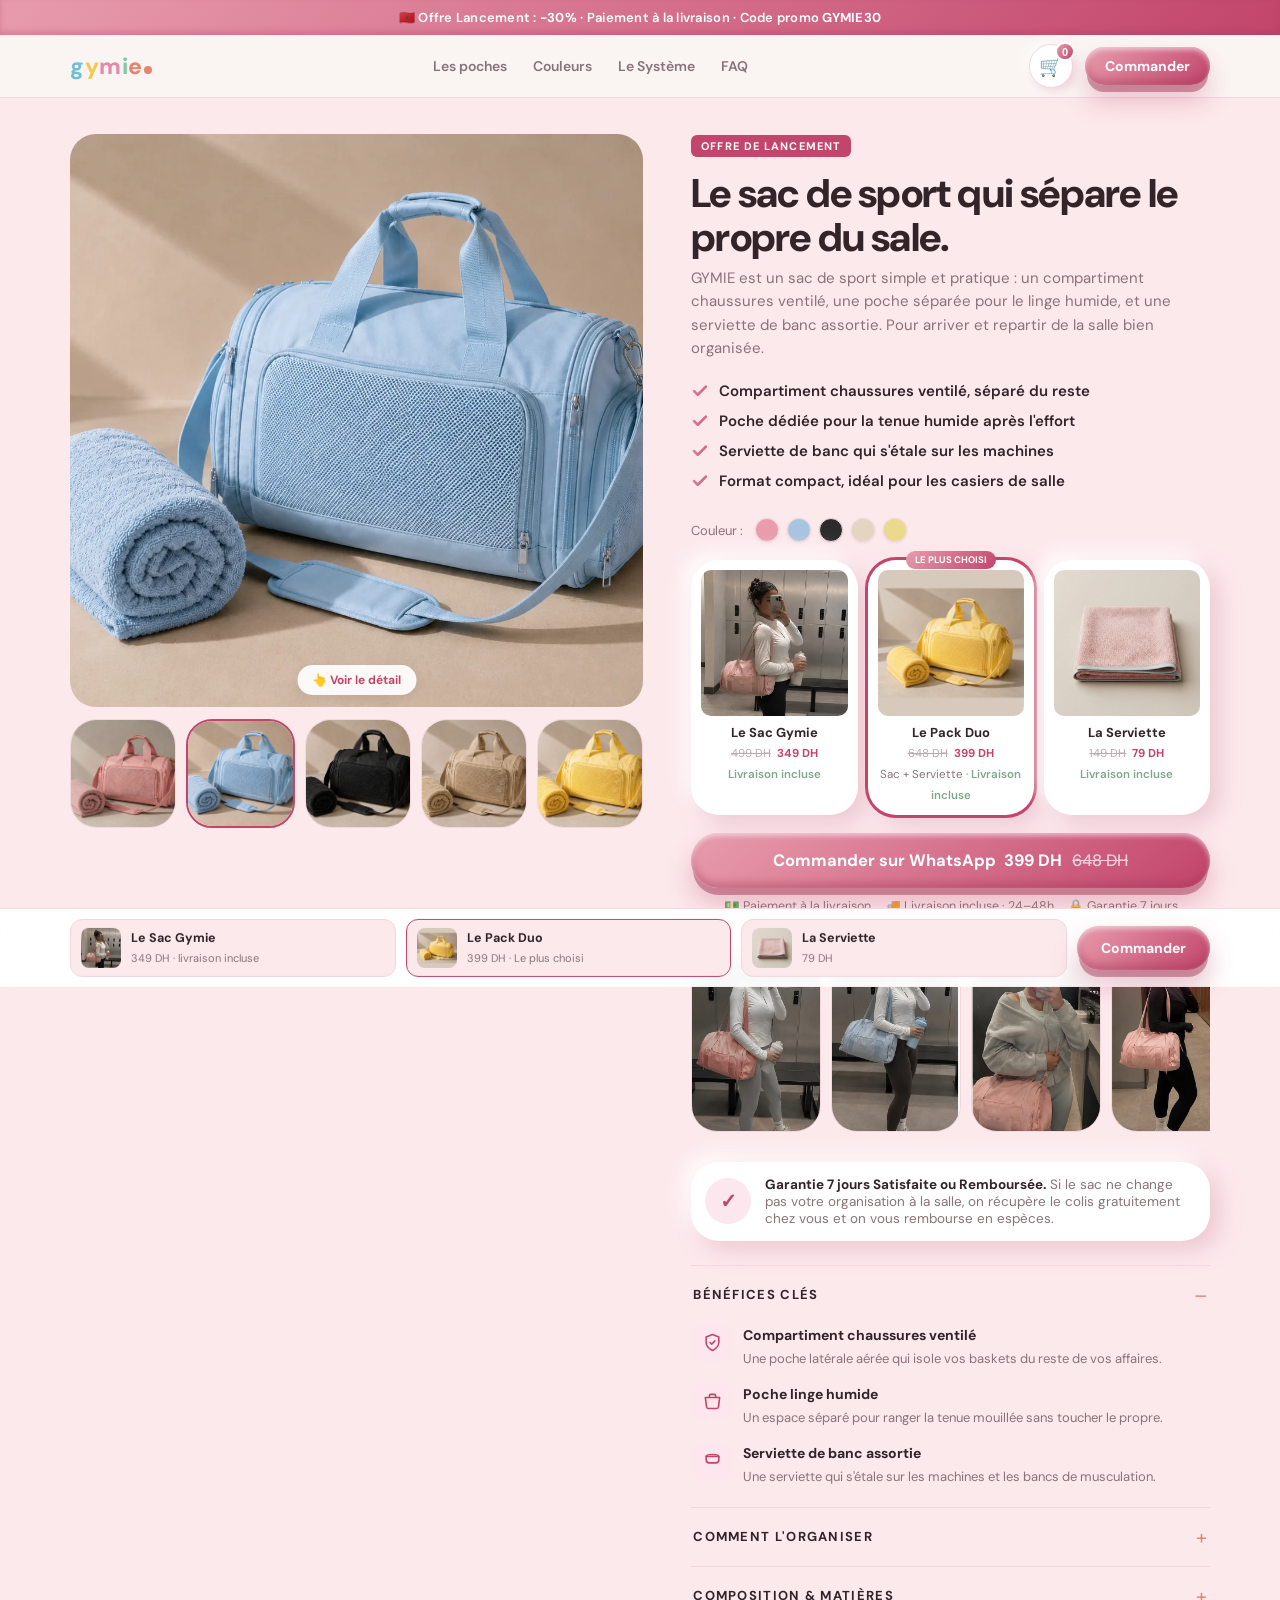
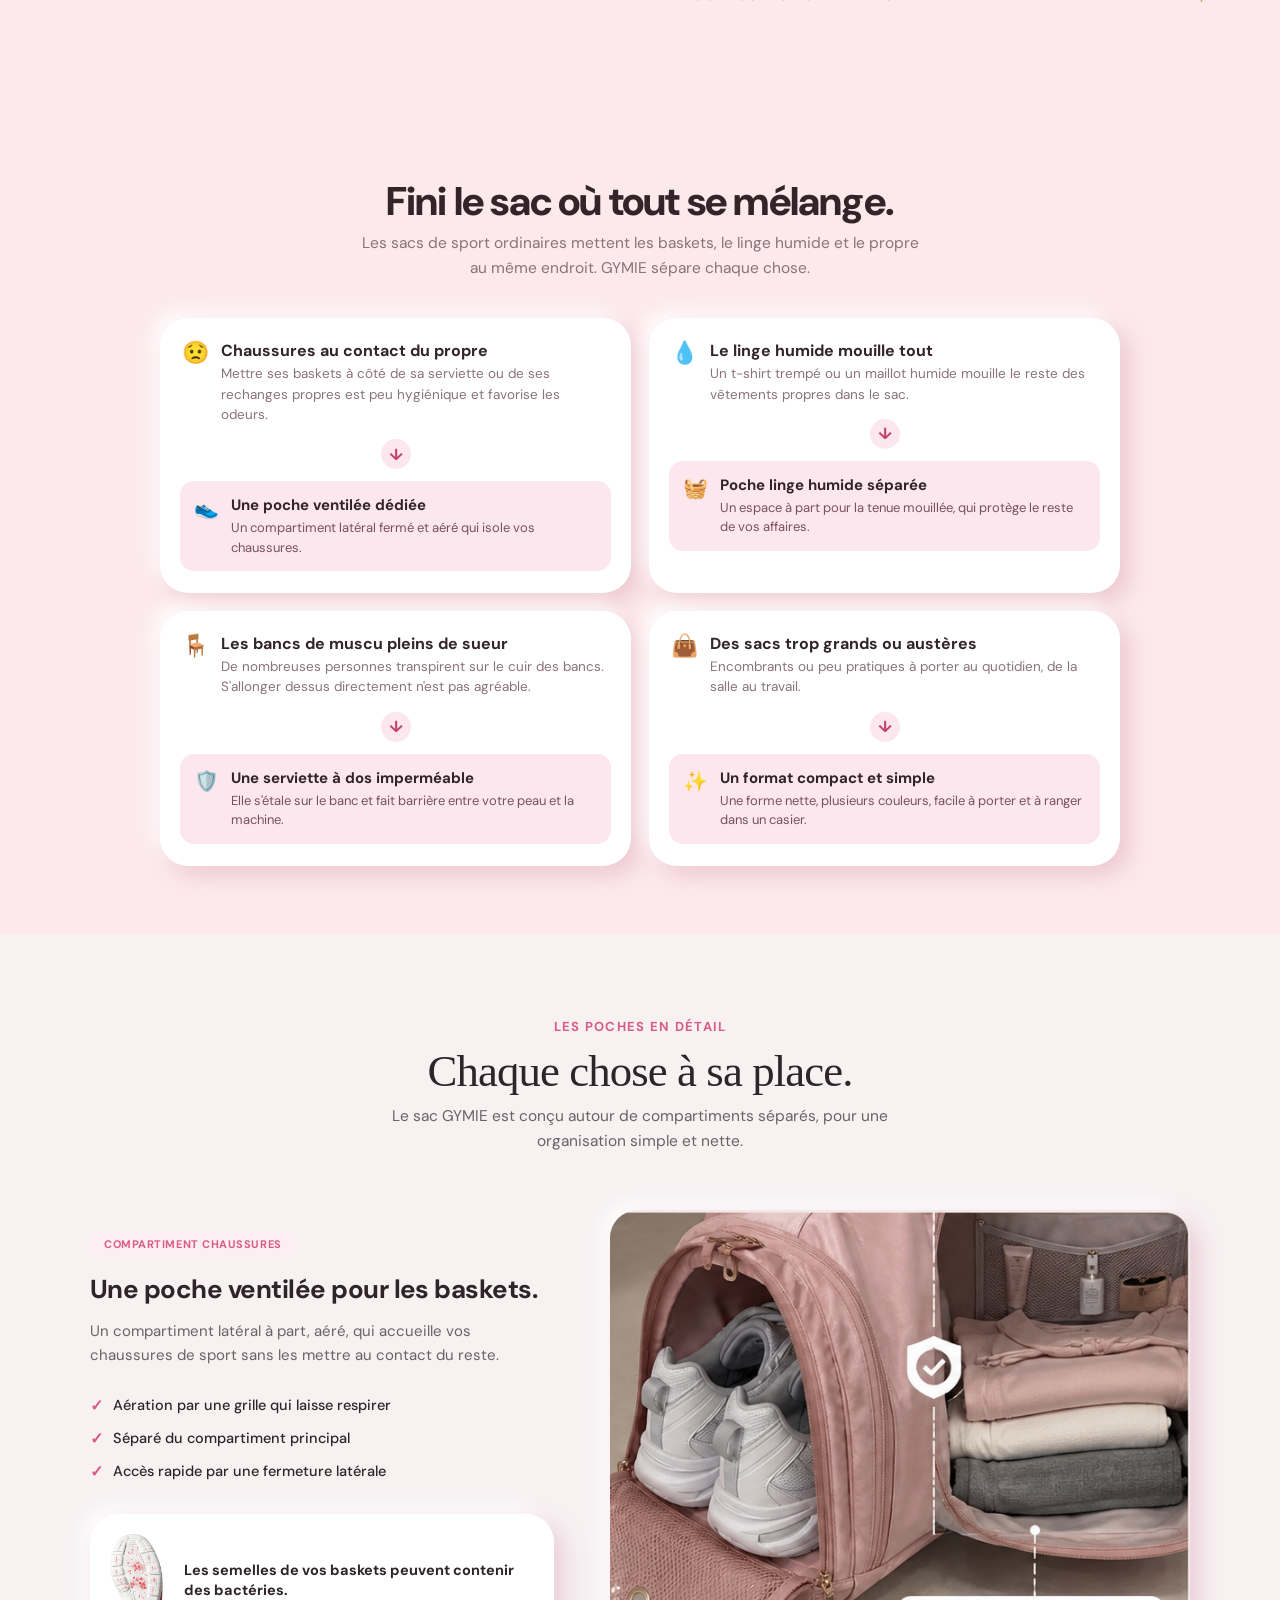
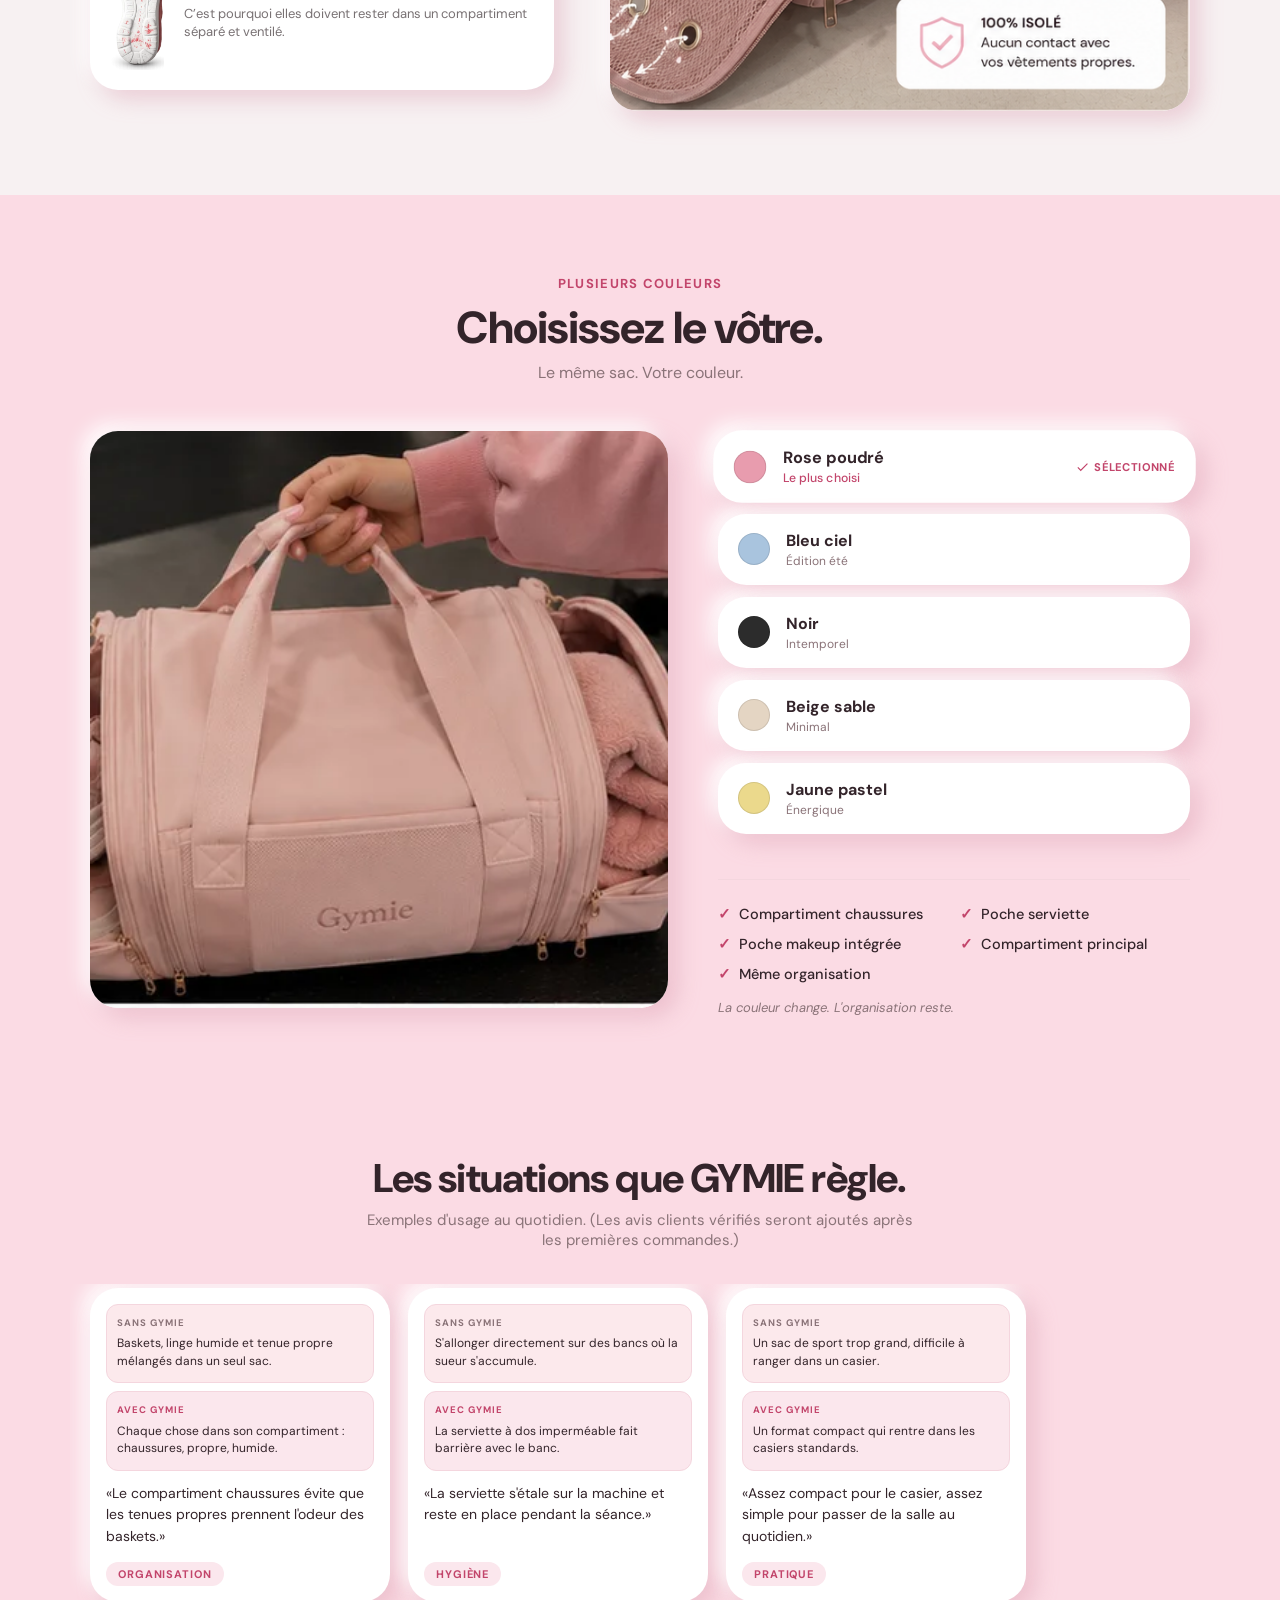
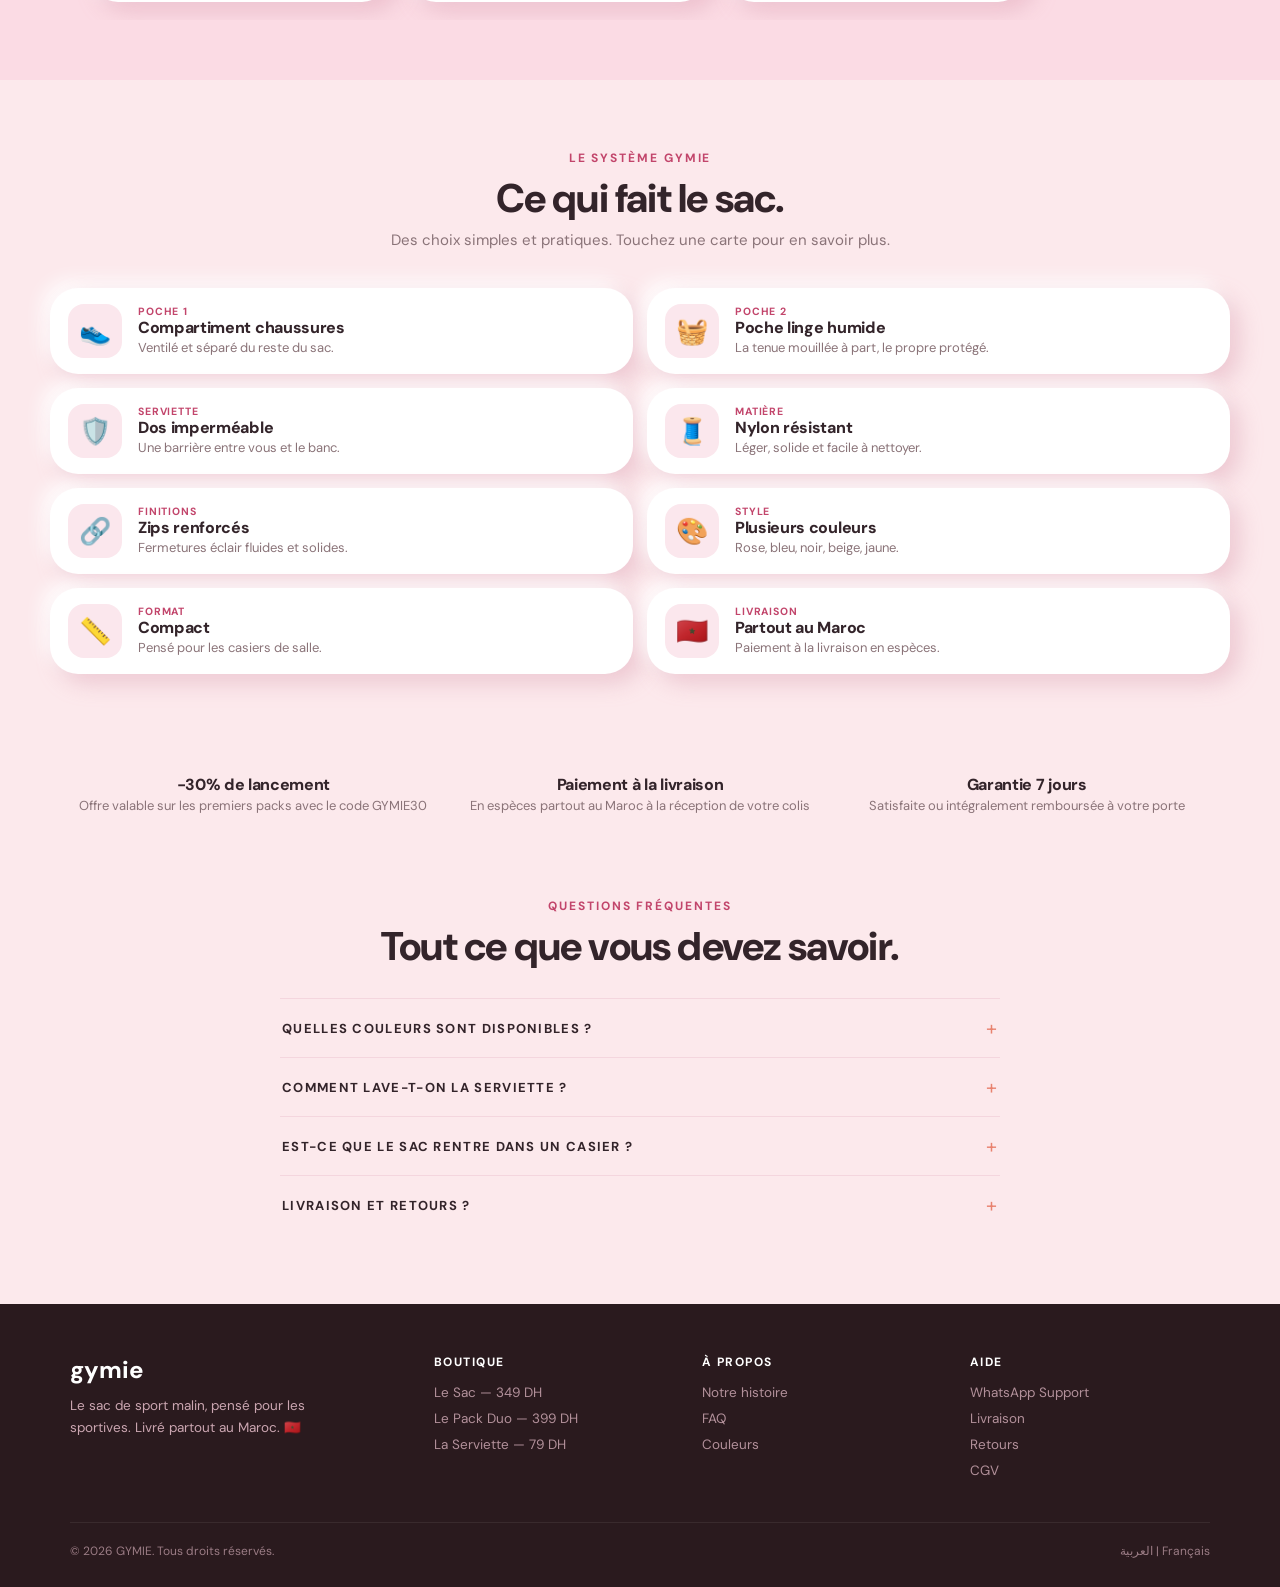
<file: index.html>
<!DOCTYPE html>
<html lang="fr">
<head>
<meta charset="UTF-8">
<meta name="viewport" content="width=device-width, initial-scale=1.0">
<title>GYMIE — Le sac de sport malin pour les sportives</title>
<meta name="description" content="GYMIE : un sac de sport simple et pratique avec compartiment chaussures ventilé et poche séparée, plus une serviette de banc. Plusieurs couleurs. Paiement à la livraison partout au Maroc.">
<link rel="icon" href="favicon.svg" type="image/svg+xml">

<!-- Open Graph -->
<meta property="og:type" content="website">
<meta property="og:title" content="GYMIE — Le sac de sport malin pour les sportives">
<meta property="og:description" content="Sac à compartiments séparés (chaussures, linge humide) + serviette de banc. Paiement à la livraison au Maroc.">
<meta property="og:image" content="assets/webp/shoe_pocket.webp">
<meta property="og:locale" content="fr_MA">
<meta name="theme-color" content="#C2456B">

<link rel="preconnect" href="https://fonts.googleapis.com">
<link href="https://fonts.googleapis.com/css2?family=DM+Sans:opsz,wght@9..40,400;9..40,500;9..40,600;9..40,700;9..40,800&display=swap" rel="stylesheet">
<style>
:root{
  /* Palette rose sportive, simple (sans bordeaux/doré) */
  --beige:#FAF6F3; --beige2:#F3E9E6; --surface:#FFFFFF;
  --rose:#E89CAE; --rose-light:#FBE7ED;
  --fuchsia:#C2456B; --fuchsia-deep:#9B2F4E;
  --grad:linear-gradient(135deg,#E89CAE 0%,#C2456B 100%);
  --grad-soft:linear-gradient(160deg,#FDF3F6 0%,#FBE7ED 100%);
  --ink:#33242A; --muted:#8A7378; --line:#EFDDE2;
  --whatsapp:#25D366; --ok:#7FA88B;
  --r:16px; --r-lg:22px;
}
*{box-sizing:border-box;margin:0;padding:0}
html{scroll-behavior:smooth}
body{font-family:'DM Sans',sans-serif;background:var(--beige);color:var(--ink);-webkit-font-smoothing:antialiased}
h1,h2,h3{font-family:'DM Sans',sans-serif;font-weight:800;letter-spacing:-.02em;line-height:1.1}
img{max-width:100%;display:block}
a{color:inherit}
.wrap{max-width:1180px;margin:0 auto;padding:0 20px}

.media{overflow:hidden;background:var(--grad-soft);position:relative}
.imgfill{width:100%;height:100%;object-fit:cover}

/* ── ANNOUNCEMENT ── */
.annbar{background:var(--grad);color:#fff;text-align:center;padding:9px 16px;font-size:13px;font-weight:600;letter-spacing:.02em}

/* ── NAV ── */
nav{position:sticky;top:0;z-index:90;background:rgba(250,246,243,.92);backdrop-filter:blur(14px);border-bottom:1px solid var(--line)}
.nav-in{max-width:1180px;margin:0 auto;padding:0 20px;height:62px;display:flex;align-items:center;justify-content:space-between}
.logo{font-size:23px;font-weight:800;letter-spacing:-.01em;color:var(--fuchsia)}
.logo i{display:inline-block;width:8px;height:8px;border-radius:50%;background:var(--grad);margin-left:1px}
.nav-links{display:flex;gap:26px;list-style:none;font-size:14px;font-weight:600}
.nav-links a{text-decoration:none;color:var(--muted);transition:color .2s}
.nav-links a:hover{color:var(--ink)}
.btn{display:inline-flex;align-items:center;justify-content:center;gap:8px;border:none;cursor:pointer;text-decoration:none;font-family:'DM Sans',sans-serif;font-weight:700;border-radius:999px;transition:transform .15s,box-shadow .15s}
.btn:hover{transform:translateY(-1px)}
.btn-sm{padding:10px 20px;font-size:14px}
@media(max-width:760px){.nav-links{display:none}}

/* ── PDP LAYOUT ── */
.pdp{display:grid;grid-template-columns:1.05fr .95fr;gap:48px;padding:36px 20px 60px}
@media(max-width:900px){.pdp{grid-template-columns:1fr;gap:26px;padding:18px 20px 44px}}

.gallery{position:sticky;top:86px;align-self:start}
@media(max-width:900px){.gallery{position:static}}
.g-main{aspect-ratio:1/1;border-radius:var(--r-lg)}
.g-thumbs{display:flex;gap:10px;margin-top:12px}
.g-thumbs .media{flex:1;width:auto;height:auto;aspect-ratio:1/1;border-radius:12px;cursor:pointer;border:1.5px solid var(--line)}
.g-thumbs .media.on{border:2px solid var(--fuchsia)}

/* mobile fit polish (≤480px) */
@media(max-width:480px){
  .wrap{padding:0 16px}
  .pdp{padding:14px 16px 36px;gap:20px}
  .g-thumbs{gap:8px}
  .g-thumbs .media{width:auto;height:auto;flex:1;aspect-ratio:1/1}
  .buy h1{font-size:1.55rem}
  .variants{gap:7px}
  .vcard{padding:8px}
  .vcard b{font-size:12px}
  .vcard small{font-size:10.5px}
  .cta-main{padding:15px;font-size:15px}
  .cod-note{gap:8px;font-size:11.5px}
  .ugc-card{flex-basis:108px}
}

.badge-sale{display:inline-block;background:var(--fuchsia);color:#fff;font-size:11px;font-weight:700;letter-spacing:.1em;padding:4px 10px;border-radius:6px;margin-bottom:14px}
.social{display:flex;align-items:center;gap:9px;margin-bottom:14px}
.social .dot{width:9px;height:9px;border-radius:50%;background:var(--grad);flex:none}
.social span{font-size:13.5px;color:var(--muted)}
.social b{color:var(--ink)}
.buy h1{font-size:clamp(1.8rem,3.6vw,2.5rem);margin-bottom:8px;color:var(--ink)}
.sub{color:var(--muted);font-size:15px;margin-bottom:16px;line-height:1.55}
.checks{list-style:none;margin-bottom:22px}
.checks li{display:flex;gap:10px;align-items:center;padding:5px 0;font-size:15px;font-weight:600}
.checks li::before{content:"";width:18px;height:18px;border-radius:50%;background:var(--grad);flex:none;
  -webkit-mask:url('data:image/svg+xml,<svg xmlns="http://www.w3.org/2000/svg" viewBox="0 0 24 24" fill="none" stroke="black" stroke-width="3.4" stroke-linecap="round" stroke-linejoin="round"><polyline points="20 6 9 17 4 12"/></svg>') center/100% no-repeat;
  mask:url('data:image/svg+xml,<svg xmlns="http://www.w3.org/2000/svg" viewBox="0 0 24 24" fill="none" stroke="black" stroke-width="3.4" stroke-linecap="round" stroke-linejoin="round"><polyline points="20 6 9 17 4 12"/></svg>') center/100% no-repeat}

/* color swatches */
.swatches{display:flex;gap:8px;align-items:center;margin-bottom:18px;flex-wrap:wrap}
.swatches .lbl{font-size:13px;color:var(--muted);margin-right:4px}
.sw{width:24px;height:24px;border-radius:50%;border:1.5px solid var(--line);box-shadow:0 1px 3px rgba(0,0,0,.08)}

/* variants */
.variants{display:grid;grid-template-columns:repeat(3,1fr);gap:10px;margin-bottom:18px}
.vcard{background:var(--surface);border:1.5px solid var(--line);border-radius:var(--r);padding:10px;text-align:center;cursor:pointer;transition:border-color .15s,box-shadow .15s;position:relative}
.vcard .media{aspect-ratio:1/1;border-radius:10px;margin-bottom:8px}
.vcard b{font-size:13px;display:block}
.vcard small{color:var(--muted);font-size:11.5px;line-height:1.4}
.vcard small s{opacity:.6;margin-right:3px}
.vcard small .now{color:var(--fuchsia);font-weight:700}
.vcard small .ship{color:var(--ok);font-weight:600}
.vcard.on{border-color:var(--fuchsia);box-shadow:0 0 0 3px rgba(194,69,107,.18)}
.vcard .tag{position:absolute;top:-9px;left:50%;transform:translateX(-50%);background:var(--grad);color:#fff;font-size:9.5px;font-weight:700;padding:3px 9px;border-radius:999px;white-space:nowrap}

/* CTA */
.btn-cta{position:relative;overflow:hidden;color:#fff;background:var(--grad);
  box-shadow:0 6px 18px rgba(194,69,107,.32)}
.btn-cta:hover{box-shadow:0 10px 24px rgba(194,69,107,.42)}
.btn-cta:active{transform:scale(.98)}
.cta-main{width:100%;padding:17px;font-size:16.5px;border-radius:999px;flex-wrap:wrap}
.cta-main s{opacity:.7;font-weight:500;margin-left:6px}
.cta-price{white-space:nowrap}
.cod-note{display:flex;justify-content:center;gap:14px;font-size:12.5px;color:var(--muted);margin:10px 0 18px;flex-wrap:wrap}

/* UGC portrait carousel */
.ugc{margin:0 0 22px}
.ugc-head{display:flex;align-items:baseline;justify-content:space-between;margin-bottom:10px}
.ugc-head span{font-size:13px;font-weight:700;letter-spacing:.08em;text-transform:uppercase;color:var(--ink)}
.ugc-head small{font-size:12px;color:var(--muted)}
.ugc-track{display:flex;gap:10px;overflow-x:auto;scroll-snap-type:x mandatory;padding-bottom:8px;-webkit-overflow-scrolling:touch}
.ugc-track::-webkit-scrollbar{height:5px}
.ugc-track::-webkit-scrollbar-thumb{background:var(--fuchsia);border-radius:99px}
.ugc-track::-webkit-scrollbar-track{background:var(--line);border-radius:99px}
.ugc-card{flex:0 0 130px;aspect-ratio:3/4;border-radius:14px;overflow:hidden;scroll-snap-align:start;background:var(--grad-soft);border:1px solid var(--line)}
.ugc-card img{width:100%;height:100%;object-fit:cover}
@media(max-width:520px){.ugc-card{flex-basis:112px}}

.blist{display:flex;flex-direction:column;gap:12px}
.bi{display:flex;gap:12px;align-items:flex-start}
.bi .ic{flex:none;width:38px;height:38px;border-radius:12px;display:flex;align-items:center;justify-content:center;background:var(--rose-light)}
.bi .ic svg{width:19px;height:19px;stroke:var(--fuchsia);fill:none;stroke-width:2;stroke-linecap:round;stroke-linejoin:round}
.bi b{display:block;color:var(--ink);font-size:14px}
.bi span{font-size:13px;color:var(--muted);line-height:1.45}

.guarantee{display:flex;gap:14px;align-items:center;background:var(--surface);border:1px solid var(--line);border-radius:var(--r);padding:14px;margin-bottom:24px;font-size:13.5px;color:var(--muted)}
.guarantee .gic{width:46px;height:46px;border-radius:50%;flex:none;background:var(--rose-light);display:flex;align-items:center;justify-content:center;font-size:20px;color:var(--fuchsia);font-weight:800}
.guarantee b{color:var(--ink)}

.acc{border-top:1px solid var(--line)}
.acc summary{list-style:none;cursor:pointer;display:flex;justify-content:space-between;align-items:center;padding:16px 2px;font-size:13px;font-weight:700;letter-spacing:.1em}
.acc summary::-webkit-details-marker{display:none}
.acc summary::after{content:"+";font-size:20px;font-weight:400;color:var(--fuchsia)}
.acc[open] summary::after{content:"–"}
.acc .acc-body{padding:0 2px 18px;font-size:14.5px;line-height:1.65;color:var(--muted)}
.acc .acc-body b{color:var(--ink)}

/* ── PROBLEM ── */
.prob{padding:68px 0;background:var(--beige)}
.prob .wrap{max-width:1000px}
.eyebrow{display:block;text-align:center;font-size:12px;font-weight:700;letter-spacing:.16em;color:var(--fuchsia);margin-bottom:10px}
.prob h2{font-size:clamp(1.8rem,4vw,2.5rem);text-align:center;margin-bottom:8px;color:var(--ink)}
.prob .lead{text-align:center;color:var(--muted);max-width:560px;margin:0 auto 38px;font-size:15.5px;line-height:1.6}
.ps-grid{display:grid;grid-template-columns:1fr 1fr;gap:18px}
@media(max-width:760px){.ps-grid{grid-template-columns:1fr}}
.ps{background:var(--surface);border:1px solid var(--line);border-radius:var(--r-lg);padding:22px;display:flex;flex-direction:column;gap:14px}
.ps .pp{display:flex;gap:12px;align-items:flex-start}
.ps .pp .em{font-size:22px;flex:none;line-height:1.2}
.ps .pp .tx b{display:block;font-size:16px;font-weight:700;margin-bottom:3px}
.ps .pp .tx p{font-size:13.5px;color:var(--muted);line-height:1.5}
.ps .arrow{align-self:center;width:30px;height:30px;border-radius:50%;background:var(--rose-light);display:flex;align-items:center;justify-content:center;color:var(--fuchsia);font-weight:800}
.ps .sol{display:flex;gap:12px;align-items:flex-start;background:var(--rose-light);border-radius:14px;padding:14px;margin:-2px -2px 0}
.ps .sol .em{font-size:20px;flex:none}
.ps .sol .tx b{display:block;font-size:15px;font-weight:700;color:var(--ink);margin-bottom:3px}
.ps .sol .tx p{font-size:13px;color:#7a505f;line-height:1.5}

/* before / after band */
.ba-band{max-width:1000px;margin:36px auto 0;padding:0 20px}
.ba-band .media{aspect-ratio:3/2;border-radius:var(--r-lg)}
.ba-band p{text-align:center;font-size:13.5px;color:var(--muted);margin-top:12px}

/* ── HOW ── */
.how{padding:74px 0}
.how .eyebrow{margin-bottom:10px}
.how h2{font-size:clamp(1.8rem,4vw,2.5rem);text-align:center;margin-bottom:8px;color:var(--ink)}
.how .lead{text-align:center;color:var(--muted);max-width:540px;margin:0 auto 46px;font-size:15.5px;line-height:1.6}
.steps{display:flex;flex-direction:column;gap:14px;max-width:920px;margin:0 auto}
.step{display:grid;grid-template-columns:60px 1.1fr .9fr;gap:24px;align-items:center;background:var(--surface);border:1px solid var(--line);border-radius:var(--r-lg);padding:22px}
@media(max-width:760px){.step{grid-template-columns:46px 1fr;gap:16px;padding:18px}.step .step-img{display:none}}
.step .num{width:60px;height:60px;border-radius:16px;background:var(--grad);color:#fff;font-weight:800;font-size:26px;display:flex;align-items:center;justify-content:center}
.step .step-tx h3{font-size:20px;margin-bottom:6px;color:var(--ink)}
.step .step-tx p{font-size:14.5px;color:var(--muted);line-height:1.55}
.step .step-tx .tag{display:inline-block;margin-top:10px;font-size:12px;font-weight:700;color:var(--fuchsia);background:var(--rose-light);padding:4px 12px;border-radius:999px}
.step .step-img{aspect-ratio:4/3;border-radius:14px}
.how-note{text-align:center;max-width:600px;margin:32px auto 0;font-size:14px;color:var(--muted);background:var(--rose-light);border-radius:var(--r);padding:18px 22px;line-height:1.6}
.how-note b{color:var(--ink)}

/* ── FEATURE ROWS ── */
.app {
  padding: 84px 0;
  background: #F7F1F2;
  color: #2F2528;
}
.app .eyebrow {
  display: block;
  text-align: center;
  font-size: 13px;
  font-weight: 700;
  color: #D95C87;
  letter-spacing: 0.1em;
  margin-bottom: 12px;
}
.app h2 {
  font-family: 'Fraunces', serif;
  font-size: clamp(2rem, 4vw, 2.8rem);
  text-align: center;
  margin-bottom: 8px;
  color: #2F2528;
  font-weight: 500;
}
.app .lead {
  text-align: center;
  color: rgba(47, 37, 40, 0.7);
  max-width: 580px;
  margin: 0 auto 56px;
  font-size: 15.5px;
  line-height: 1.6;
}
.app-row {
  display: grid;
  grid-template-columns: 1fr 1.25fr;
  gap: 56px;
  align-items: center;
  max-width: 1100px;
  margin: 0 auto;
}
@media(max-width: 860px) {
  .app-row {
    grid-template-columns: 1fr;
    gap: 36px;
    padding: 0 20px;
  }
}
.app-tx {
  display: flex;
  flex-direction: column;
  align-items: flex-start;
}
.app-tx .who {
  display: inline-block;
  font-size: 11px;
  font-weight: 700;
  color: #D95C87;
  background: #FCEEF2;
  padding: 6px 14px;
  border-radius: 99px;
  margin-bottom: 16px;
  letter-spacing: 0.05em;
}
.app-tx h3 {
  font-size: 26px;
  font-weight: 700;
  color: #2F2528;
  margin-bottom: 12px;
  line-height: 1.3;
}
.app-tx > p {
  font-size: 15px;
  color: rgba(47, 37, 40, 0.7);
  line-height: 1.6;
  margin-bottom: 22px;
}
.app-feats {
  list-style: none;
  margin-bottom: 26px;
  width: 100%;
}
.app-feats li {
  display: flex;
  align-items: center;
  gap: 10px;
  padding: 6px 0;
  font-size: 14.5px;
  color: #2F2528;
  font-weight: 500;
}
.app-feats li::before {
  content: "✓";
  color: #D95C87;
  font-weight: 800;
  font-size: 16px;
}

/* Sole card styling */
.sole-card {
  background: #fff;
  border-radius: 20px;
  box-shadow: 0 10px 30px rgba(47, 37, 40, 0.02), 0 1px 3px rgba(47, 37, 40, 0.01);
  padding: 20px;
  display: flex;
  align-items: center;
  gap: 20px;
  border: 1px solid rgba(47, 37, 40, 0.04);
  width: 100%;
}
.sole-card-left {
  width: 54px;
  flex-shrink: 0;
}
.sole-card-left img {
  width: 100%;
  height: auto;
  display: block;
}
.sole-card-right {
  display: flex;
  flex-direction: column;
  gap: 4px;
}
.sole-card-right h4 {
  font-size: 14.5px;
  font-weight: 700;
  color: #2F2528;
  line-height: 1.35;
}
.sole-card-right p {
  font-size: 13px;
  color: rgba(47, 37, 40, 0.65);
  line-height: 1.45;
}

/* Right side cutaway */
.cutaway-container {
  background: #fff;
  border-radius: 24px;
  overflow: hidden;
  box-shadow: 0 20px 45px rgba(47, 37, 40, 0.04), 0 1px 3px rgba(47, 37, 40, 0.01);
  border: 1px solid rgba(47, 37, 40, 0.05);
}
.cutaway-img {
  width: 100%;
  height: auto;
  display: block;
}

/* ── COLORWAYS BAND ── */
.colors {
  padding: 80px 0;
  background: var(--beige2);
}
.colors .eyebrow {
  margin-bottom: 12px;
  color: var(--fuchsia);
  text-transform: uppercase;
  font-weight: 700;
  letter-spacing: 0.1em;
  font-size: 13px;
  display: block;
  text-align: center;
}
.colors h2 {
  font-size: clamp(2rem, 4vw, 2.8rem);
  text-align: center;
  margin-bottom: 8px;
  color: var(--ink);
}
.colors .lead {
  text-align: center;
  color: var(--muted);
  max-width: 520px;
  margin: 0 auto 48px;
  font-size: 16px;
}

.cw-container {
  display: grid;
  grid-template-columns: 1.1fr 0.9fr;
  gap: 50px;
  max-width: 1100px;
  margin: 0 auto;
  align-items: start;
}

@media(max-width: 860px) {
  .cw-container {
    grid-template-columns: 1fr;
    gap: 35px;
    padding: 0 20px;
  }
}

/* Left Side: Hero Image */
.cw-hero {
  position: relative;
  aspect-ratio: 1/1;
  background: var(--surface);
  border-radius: var(--r-lg);
  overflow: hidden;
  box-shadow: 0 10px 30px rgba(0,0,0,0.03), 0 1px 3px rgba(0,0,0,0.02);
  border: 1px solid var(--line);
}
.cw-hero-img {
  position: absolute;
  top: 0;
  left: 0;
  width: 100%;
  height: 100%;
  object-fit: cover;
  opacity: 0;
  transition: opacity 300ms ease-in-out;
  z-index: 1;
}
.cw-hero-img.active {
  opacity: 1;
  z-index: 2;
}

/* Right Side: Configurator Cards */
.cw-config {
  display: flex;
  flex-direction: column;
  gap: 20px;
}

/* Color cards stack */
.cw-options {
  display: flex;
  flex-direction: column;
  gap: 12px;
}

/* Mobile horizontal scroll */
@media(max-width: 860px) {
  .cw-options {
    flex-direction: row;
    overflow-x: auto;
    scroll-snap-type: x mandatory;
    padding: 10px 4px 20px;
    gap: 14px;
    -webkit-overflow-scrolling: touch;
  }
  .cw-options::-webkit-scrollbar {
    height: 5px;
  }
  .cw-options::-webkit-scrollbar-thumb {
    background: var(--fuchsia);
    border-radius: 99px;
  }
}

/* Color card styling */
.cw-card {
  display: flex;
  align-items: center;
  gap: 16px;
  background: var(--surface);
  border: 1.5px solid var(--line);
  border-radius: 16px;
  padding: 16px 20px;
  cursor: pointer;
  position: relative;
  transition: all 300ms ease-in-out;
  box-shadow: 0 2px 4px rgba(0,0,0,0.01);
}

@media(max-width: 860px) {
  .cw-card {
    flex: 0 0 250px;
    scroll-snap-align: start;
  }
}

.cw-card:hover {
  border-color: var(--fuchsia);
  transform: translateY(-2px);
}

/* Active selected state */
.cw-card.selected {
  border-color: var(--fuchsia);
  box-shadow: 0 8px 24px rgba(194, 27, 87, 0.08), 0 2px 4px rgba(194, 27, 87, 0.02);
  transform: scale(1.02);
}

@media(max-width: 860px) {
  .cw-card.selected {
    transform: scale(1.02);
  }
}

/* Color Swatch */
.cw-swatch-container {
  position: relative;
}
.cw-swatch {
  width: 32px;
  height: 32px;
  border-radius: 50%;
  border: 1px solid rgba(0,0,0,0.1);
  flex-shrink: 0;
  display: block;
}

/* Hover Preview Image Above Swatch */
.cw-preview {
  position: absolute;
  bottom: 45px;
  left: 50%;
  transform: translateX(-50%) scale(0.8);
  width: 70px;
  height: 70px;
  border-radius: 12px;
  border: 2px solid #fff;
  box-shadow: 0 8px 16px rgba(0,0,0,0.1);
  overflow: hidden;
  opacity: 0;
  pointer-events: none;
  transition: all 250ms cubic-bezier(0.175, 0.885, 0.32, 1.275);
  z-index: 10;
  background: var(--surface);
}
.cw-preview img {
  width: 100%;
  height: 100%;
  object-fit: cover;
}
.cw-swatch-container:hover .cw-preview {
  opacity: 1;
  transform: translateX(-50%) scale(1);
}

/* Text info */
.cw-info {
  flex-grow: 1;
  display: flex;
  flex-direction: column;
  gap: 2px;
}
.cw-name {
  font-size: 16px;
  font-weight: 700;
  color: var(--ink);
}
.cw-badge {
  font-size: 12px;
  color: var(--muted);
}
.cw-card.selected .cw-badge {
  color: var(--fuchsia);
  font-weight: 500;
}

/* Check / Selected status */
.cw-status {
  font-size: 11px;
  font-weight: 700;
  letter-spacing: 0.05em;
  color: var(--fuchsia);
  display: flex;
  align-items: center;
  gap: 4px;
  opacity: 0;
  transition: opacity 200ms ease;
  text-transform: uppercase;
}
.cw-card.selected .cw-status {
  opacity: 1;
}
.cw-status svg {
  width: 14px;
  height: 14px;
  fill: currentColor;
}

/* Checklist below configurator */
.cw-features {
  margin-top: 25px;
  border-top: 1px solid var(--line);
  padding-top: 25px;
}
.cw-feat-list {
  display: grid;
  grid-template-columns: 1fr 1fr;
  gap: 12px;
  list-style: none;
  margin-bottom: 16px;
}
@media(max-width: 500px) {
  .cw-feat-list {
    grid-template-columns: 1fr;
  }
}
.cw-feat-list li {
  font-size: 14.5px;
  color: var(--ink);
  display: flex;
  align-items: center;
  gap: 8px;
  font-weight: 500;
}
.cw-feat-list li::before {
  content: "✓";
  color: var(--fuchsia);
  font-weight: 800;
}
.cw-features .cw-subtext {
  font-size: 13px;
  color: var(--muted);
  font-style: italic;
  display: block;
}

/* Mobile Sticky Configurator Bottom Bar */
.cw-mobile-bar {
  position: fixed;
  left: 0;
  right: 0;
  bottom: 0;
  background: rgba(255,255,255,0.96);
  backdrop-filter: blur(12px);
  border-top: 1px solid var(--line);
  z-index: 96;
  padding: 12px 20px;
  display: none;
  animation: slideUp 0.3s forwards;
}

@keyframes slideUp {
  from { transform: translateY(100%); }
  to { transform: translateY(0); }
}

.cw-mbar-in {
  display: flex;
  justify-content: space-between;
  align-items: center;
  max-width: 600px;
  margin: 0 auto;
}
.cw-mbar-details {
  display: flex;
  flex-direction: column;
}
.cw-mbar-title {
  font-size: 15px;
  font-weight: 700;
  color: var(--ink);
}
.cw-mbar-price {
  font-size: 13px;
  color: var(--muted);
}
.cw-mbar-price span {
  color: var(--fuchsia);
  font-weight: 700;
}
.cw-mbar-btn {
  padding: 10px 20px;
  font-size: 14px;
}

/* ── SCENARIOS ── */
.results{padding:60px 0;background:var(--beige2)}
.results h2{font-size:clamp(1.8rem,4vw,2.5rem);text-align:center;margin-bottom:10px;color:var(--ink)}
.results .lead{text-align:center;color:var(--muted);max-width:560px;margin:0 auto 34px;font-size:15px}
.r-track{display:flex;gap:18px;overflow-x:auto;scroll-snap-type:x mandatory;padding:4px 20px 18px;max-width:1180px;margin:0 auto}
.r-track::-webkit-scrollbar{height:6px}
.r-track::-webkit-scrollbar-thumb{background:var(--fuchsia);border-radius:99px}
.rcard{flex:0 0 300px;scroll-snap-align:start;background:var(--surface);border:1px solid var(--line);border-radius:var(--r-lg);padding:16px;display:flex;flex-direction:column}
.ba{display:flex;flex-direction:column;gap:8px;margin-bottom:12px}
.ba .cell{border-radius:12px;padding:12px 10px;font-size:12px;line-height:1.45}
.ba .before{background:var(--beige);border:1px solid var(--line)}
.ba .after{background:var(--rose-light);border:1px solid var(--line)}
.ba .lbl{font-size:9.5px;font-weight:700;letter-spacing:.1em;color:var(--muted);display:block;margin-bottom:5px}
.ba .after .lbl{color:var(--fuchsia)}
.rcard q{font-size:14px;line-height:1.55;margin-bottom:14px;flex:1}
.r-meta{display:flex;gap:10px;align-items:center}
.r-meta .sctag{font-size:11px;font-weight:700;letter-spacing:.08em;color:var(--fuchsia);background:var(--rose-light);padding:5px 12px;border-radius:999px}

/* ── SYSTEM ── */
.system{padding:70px 0}
.system h2{font-size:clamp(1.8rem,4vw,2.5rem);text-align:center;margin-bottom:10px;color:var(--ink)}
.system .lead{text-align:center;color:var(--muted);max-width:560px;margin:0 auto 38px;font-size:15px}
.sys-grid{display:grid;grid-template-columns:repeat(4,1fr);gap:14px}
@media(max-width:900px){.sys-grid{grid-template-columns:repeat(2,1fr)}}
.scard{background:var(--surface);border:1.5px solid var(--line);border-radius:var(--r-lg);padding:16px;cursor:pointer;text-align:center;transition:border-color .15s,transform .15s}
.scard:hover{transform:translateY(-3px)}
.scard.on{border-color:var(--fuchsia);box-shadow:0 0 0 3px rgba(194,69,107,.15)}
.scard .sicon{aspect-ratio:1/1;border-radius:14px;margin-bottom:12px;background:var(--rose-light);display:flex;align-items:center;justify-content:center;font-size:34px}
.scard h3{font-size:16px;margin-bottom:4px;color:var(--ink)}
.scard small{display:block;font-size:10.5px;font-weight:700;letter-spacing:.08em;color:var(--fuchsia);margin-bottom:4px}
.scard p{font-size:12.5px;color:var(--muted)}
.sys-detail{margin-top:22px;background:var(--rose-light);border:1px solid var(--line);border-radius:var(--r-lg);padding:26px;display:none}
.sys-detail.show{display:block;animation:fade .3s}
@keyframes fade{from{opacity:0;transform:translateY(8px)}to{opacity:1}}
.sys-detail h3{font-size:21px;margin-bottom:10px;color:var(--ink)}
.sys-detail p{font-size:14.5px;line-height:1.7;color:#6e4554;max-width:760px}

/* ── PERKS ── */
.perks{background:var(--surface);border-top:1px solid var(--line);border-bottom:1px solid var(--line);padding:32px 0}
.perks .wrap{display:grid;grid-template-columns:repeat(3,1fr);gap:20px;text-align:center}
@media(max-width:760px){.perks .wrap{grid-template-columns:1fr;gap:18px}}
.perk h3{font-size:16px;margin-bottom:4px;color:var(--ink)}
.perk p{font-size:13px;color:var(--muted)}

/* ── FOOTER ── */
footer{background:#2A1A1E;color:#CBA6B1;padding:50px 0 28px;font-size:13.5px}
.f-grid{display:grid;grid-template-columns:1.4fr 1fr 1fr 1fr;gap:28px;margin-bottom:34px}
@media(max-width:760px){.f-grid{grid-template-columns:1fr 1fr}}
.f-grid h4{color:#fff;font-size:12px;letter-spacing:.12em;margin-bottom:14px}
.f-grid ul{list-style:none}
.f-grid li{margin-bottom:9px}
.f-grid a{text-decoration:none;opacity:.85}
.f-grid a:hover{opacity:1;color:#FFC0D0}
.f-logo{font-size:24px;font-weight:800;color:#fff;margin-bottom:10px}
.f-bottom{border-top:1px solid rgba(255,255,255,.1);padding-top:20px;display:flex;justify-content:space-between;font-size:12px;opacity:.7;flex-wrap:wrap;gap:8px}

/* ── STICKY BAR ── */
.sticky-bar{position:fixed;left:0;right:0;bottom:0;z-index:95;background:rgba(255,255,255,.96);backdrop-filter:blur(12px);border-top:1px solid var(--line);transform:translateY(110%);transition:transform .3s}
.sticky-bar.show{transform:none}
.sb-in{max-width:1180px;margin:0 auto;padding:10px 20px;display:flex;gap:10px;align-items:center}
.sb-offers{display:flex;gap:10px;flex:1}
.sb-offer{flex:1;display:flex;gap:10px;align-items:center;background:var(--beige);border:1.5px solid var(--line);border-radius:12px;padding:8px 10px;cursor:pointer;text-decoration:none}
.sb-offer.hot{border-color:var(--fuchsia)}
.sb-offer .media{width:40px;height:40px;border-radius:8px;flex:none}
.sb-offer b{font-size:12.5px;display:block;color:var(--ink)}
.sb-offer small{font-size:11px;color:var(--muted)}
.sb-cta{padding:13px 24px;font-size:14px}

/* ── MOBILE RESPONSIVE CORRECTIONS ── */
@media (max-width: 768px) {
  /* 1. Supprimer tout overflow horizontal */
  html, body {
    width: 100%;
    overflow-x: hidden;
  }
  .wrap,
  .pdp,
  main,
  section,
  div {
    max-width: 100% !important;
    box-sizing: border-box !important;
  }
  .wrap,
  .pdp,
  main {
    width: 100% !important;
    padding: 0 16px !important;
  }

  /* 2. Le header mobile simple */
  nav {
    height: 64px !important;
    padding: 0 16px !important;
  }
  .nav-in {
    height: 100% !important;
    padding: 0 !important;
    max-width: 100% !important;
  }
  .nav-links {
    display: none !important;
  }
  nav .btn-sm {
    padding: 8px 16px !important;
    font-size: 13.5px !important;
  }

  /* 3. La barre promo lisible */
  .annbar {
    text-align: center !important;
    font-size: 13px !important;
    padding: 10px 14px !important;
    max-width: 100% !important;
    box-sizing: border-box !important;
    white-space: normal !important;
  }

  /* 4. La galerie produit mobile */
  .gallery {
    width: 100% !important;
    margin-top: 16px !important;
    position: static !important;
    padding: 0 !important;
  }
  .g-main {
    width: 100% !important;
    max-height: 520px !important;
    aspect-ratio: 4 / 5 !important;
    border-radius: 24px !important;
    overflow: hidden !important;
    background: #f3e4df !important;
    display: block !important;
  }
  #gmain {
    width: 100% !important;
    height: 100% !important;
    max-height: 520px !important;
    object-fit: cover !important;
    object-position: center center !important;
    display: block !important;
    border-radius: 24px !important;
  }
  .g-thumbs {
    margin-top: 12px !important;
    display: flex !important;
    justify-content: center !important;
    gap: 8px !important;
  }
  .g-thumbs .media {
    width: 64px !important;
    height: 64px !important;
    flex: 0 0 64px !important;
    aspect-ratio: 1 / 1 !important;
    border-radius: 12px !important;
    overflow: hidden !important;
    border: 1.5px solid var(--line) !important;
  }
  .g-thumbs .media.on {
    border: 2px solid var(--fuchsia) !important;
  }
  .g-thumbs .media img {
    width: 100% !important;
    height: 100% !important;
    object-fit: cover !important;
  }

  /* 5. Corriger spécialement l'image hero mobile style capsule */
  .sticky-bar,
  .cw-mobile-bar {
    left: 12px !important;
    right: 12px !important;
    bottom: 12px !important;
    width: auto !important;
    max-width: calc(100% - 24px) !important;
    border-radius: 18px !important;
    border: 1px solid var(--line) !important;
    box-shadow: 0 8px 24px rgba(0,0,0,0.12) !important;
  }

  /* 6. Les sections desktop doivent devenir une seule colonne */
  .pdp {
    grid-template-columns: 1fr !important;
    gap: 24px !important;
    padding: 16px 0 !important;
  }
  .ps-grid {
    grid-template-columns: 1fr !important;
    gap: 20px !important;
  }
  .app-row {
    grid-template-columns: 1fr !important;
    gap: 24px !important;
  }
  .cw-container {
    grid-template-columns: 1fr !important;
    gap: 24px !important;
  }
  .sys-grid {
    grid-template-columns: 1fr !important;
    gap: 12px !important;
  }
  .perks .wrap {
    grid-template-columns: 1fr !important;
    gap: 16px !important;
  }
  .f-grid {
    grid-template-columns: 1fr !important;
    gap: 24px !important;
  }
  .steps {
    gap: 16px !important;
  }
  .step {
    grid-template-columns: 46px 1fr !important;
    gap: 16px !important;
    padding: 18px !important;
  }
  .step .step-img {
    display: none !important;
  }

  /* Alignments and spacing text centering for sections */
  .prob h2, .prob .lead, .how h2, .how .lead, .app h2, .app .lead, .colors h2, .colors .lead {
    text-align: center !important;
  }
  .app-tx {
    align-items: center !important;
    text-align: center !important;
  }
  .app-feats {
    text-align: left !important;
  }
  .sole-card {
    text-align: left !important;
    margin-top: 16px !important;
    padding: 16px !important;
    border-radius: 16px !important;
    display: flex !important;
    align-items: center !important;
    gap: 16px !important;
  }
  .sole-card-left {
    width: 48px !important;
    flex-shrink: 0 !important;
  }
  .cutaway-container {
    width: 100% !important;
    border-radius: 20px !important;
    overflow: hidden !important;
    margin-top: 16px !important;
  }
  .cutaway-img {
    width: 100% !important;
    height: auto !important;
    display: block !important;
  }

  /* Color Configurator mobile details */
  .cw-hero {
    width: 100% !important;
    max-height: 380px !important;
    aspect-ratio: 1 / 1 !important;
    border-radius: 24px !important;
    overflow: hidden !important;
  }
  .cw-hero-img {
    width: 100% !important;
    height: 100% !important;
    object-fit: cover !important;
  }
  .cw-config {
    width: 100% !important;
  }
  .cw-feat-list {
    text-align: left !important;
  }

  /* Variant selectors as clean full-width horizontal rows */
  .variants {
    grid-template-columns: 1fr !important;
    gap: 10px !important;
  }
  .vcard {
    display: flex !important;
    align-items: center !important;
    text-align: left !important;
    gap: 16px !important;
    padding: 12px 16px !important;
    border-radius: 16px !important;
    position: relative !important;
  }
  .vcard .media {
    width: 64px !important;
    height: 64px !important;
    margin-bottom: 0 !important;
    border-radius: 10px !important;
    flex-shrink: 0 !important;
    aspect-ratio: 1 / 1 !important;
    overflow: hidden !important;
  }
  .vcard .media img {
    width: 100% !important;
    height: 100% !important;
    object-fit: cover !important;
  }
  .vcard b {
    font-size: 14.5px !important;
    margin-bottom: 2px !important;
    display: block !important;
  }
  .vcard small {
    font-size: 12.5px !important;
    color: var(--muted) !important;
  }
  .vcard .tag {
    top: -8px !important;
    right: 12px !important;
    left: auto !important;
    transform: none !important;
    font-size: 9px !important;
    padding: 3px 8px !important;
  }
  /* laisser la place au badge dans le coin, éviter le chevauchement du prix */
  .vcard.on { padding-top: 16px !important; }

  /* UGC list */
  .ugc-track {
    gap: 10px !important;
    padding: 4px 0 10px !important;
  }
  .ugc-card {
    flex: 0 0 120px !important;
    aspect-ratio: 3 / 4 !important;
    border-radius: 14px !important;
    overflow: hidden !important;
  }
  .ugc-card img {
    width: 100% !important;
    height: 100% !important;
    object-fit: cover !important;
  }

  /* System list cards styled as rows */
  .scard {
    padding: 12px !important;
    display: flex !important;
    align-items: center !important;
    text-align: left !important;
    gap: 16px !important;
    border-radius: 16px !important;
  }
  .scard .sicon {
    width: 48px !important;
    height: 48px !important;
    margin-bottom: 0 !important;
    font-size: 24px !important;
    flex-shrink: 0 !important;
    border-radius: 12px !important;
    display: flex !important;
    align-items: center !important;
    justify-content: center !important;
  }
  .scard h3 {
    font-size: 15px !important;
    margin-bottom: 2px !important;
  }
  .scard p {
    font-size: 13px !important;
  }

  /* 7. Les cards produits du bottom bar doivent devenir scroll horizontal sur mobile */
  .sb-offers {
    display: flex !important;
    overflow-x: auto !important;
    gap: 8px !important;
    flex: 1 !important;
    min-width: 0 !important; /* Prevents overflow and overlap with the CTA button */
    -webkit-overflow-scrolling: touch !important;
    scrollbar-width: none !important; /* Hide scrollbar Firefox */
    padding: 4px 0 !important;
  }
  .sb-offers::-webkit-scrollbar {
    display: none !important; /* Hide scrollbar Chrome/Safari */
  }
  .sb-offer {
    display: flex !important;
    min-width: 160px !important;
    flex: 0 0 160px !important;
    padding: 6px 8px !important;
    border-radius: 10px !important;
    gap: 8px !important;
  }
  .sb-offer .media {
    width: 36px !important;
    height: 36px !important;
    border-radius: 6px !important;
    overflow: hidden !important;
    flex-shrink: 0 !important;
  }
  .sb-offer .media img {
    width: 100% !important;
    height: 100% !important;
    object-fit: cover !important;
  }
  .sb-offer b {
    font-size: 11.5px !important;
    line-height: 1.2 !important;
  }
  .sb-offer small {
    font-size: 10px !important;
  }
  .sb-in {
    padding: 8px !important;
    gap: 8px !important;
  }
  .sb-cta {
    padding: 10px 14px !important;
    font-size: 13px !important;
    flex-shrink: 0 !important;
    border-radius: 999px !important;
  }

  /* 8. Le bouton Commander ne doit jamais cacher le contenu */
  body {
    padding-bottom: 120px !important;
  }
}

/* ── FIX overflow mobile : forcer les colonnes à rétrécir sous la largeur intrinsèque des images ── */
@media (max-width: 768px) {
  .pdp {
    grid-template-columns: minmax(0, 1fr) !important;
    padding: 16px !important;
  }
  .pdp > *,
  .gallery,
  .buy,
  .app-row > *,
  .cw-container > *,
  .step,
  .ps,
  .rcard {
    min-width: 0 !important;
  }
  .buy h1 {
    overflow-wrap: break-word !important;
    word-break: break-word !important;
  }
  /* tout média reste dans sa boîte */
  .g-main, .gallery, .buy, .variants, .vcard {
    max-width: 100% !important;
  }

  /* Barre du bas : Commander pleine largeur, propre, sans chevauchement */
  .sb-offers { display: none !important; }
  .sb-in {
    padding: 10px 14px !important;
    gap: 0 !important;
  }
  .sb-cta {
    flex: 1 1 100% !important;
    width: 100% !important;
    padding: 15px !important;
    font-size: 15.5px !important;
    text-align: center !important;
    justify-content: center !important;
    border-radius: 999px !important;
  }

  /* Bouton WhatsApp : libellé et prix bien groupés, jamais coupés */
  .cta-main {
    flex-wrap: wrap !important;
    gap: 4px 8px !important;
    font-size: 15px !important;
    padding: 15px !important;
    line-height: 1.25 !important;
  }
}
/* ════════════════════════════════════════════════
   ESSAI — THÈME CLAY / PASTEL (accents 3D soft)
   Pour revenir au design classique : restaurer index_classic_backup.html
   ════════════════════════════════════════════════ */
:root{
  --beige:#FCE9EC; --beige2:#FBDBE4; --surface:#FFFFFF; --line:#F4D6DE;
}
body{background:#FCE9EC}

/* Logo pastel multicolore (comme la réf "Search.") */
.logo{font-weight:800;letter-spacing:.5px}
.logo .l1{color:#6FC0D4}
.logo .l2{color:#F2C94C}
.logo .l3{color:#E48AA6}
.logo .l4{color:#7FC8A0}
.logo .l5{color:#E8826E}
.logo i{background:#E8826E !important;box-shadow:none !important}

/* Boutons "gonflés" — on GARDE le dégradé fuchsia pour le contraste/affordance */
.btn-cta{
  border-radius:999px;
  box-shadow:
    0 9px 0 -2px rgba(155,47,78,.45),
    0 16px 26px rgba(194,69,107,.30),
    inset 0 3px 5px rgba(255,255,255,.55),
    inset 0 -5px 9px rgba(155,47,78,.40) !important;
}
.btn-cta:hover{transform:translateY(-1px)}
.btn-cta:active{
  transform:translateY(4px);
  box-shadow:
    0 4px 0 -2px rgba(155,47,78,.45),
    0 8px 14px rgba(194,69,107,.30),
    inset 0 2px 4px rgba(255,255,255,.5),
    inset 0 -3px 6px rgba(155,47,78,.35) !important;
}

/* Cartes "clay" : très arrondies + ombre douce en relief */
.vcard,.scard,.ps,.rcard,.sole-card,.guarantee,.app-choice,
.how-note,.cw-card,.cutaway-container,.cw-hero{
  border-radius:28px !important;
  border:none !important;
  box-shadow:
    9px 9px 22px rgba(214,150,170,.40),
    -8px -8px 18px rgba(255,255,255,.90) !important;
}
.vcard.on{box-shadow:0 0 0 3px var(--fuchsia), 9px 9px 22px rgba(214,150,170,.40) !important}

/* Cadres image plus arrondis */
.g-main,.gallery .media,.app-shot,.colors .media,.ugc-card{border-radius:26px !important}

/* Champs / accordéons adoucis */
.acc summary::after{color:#E8826E}
.annbar{box-shadow:inset 0 -3px 6px rgba(155,47,78,.25)}

/* Bandeau "perks" (-30% / paiement / garantie) en rose, sans bande blanche */
.perks{background:transparent !important;border-top:none !important;border-bottom:none !important}

/* Section "Le Système" : lignes compactes (emoji + texte) au lieu de grands carrés vides */
@media(min-width:769px){ .sys-grid{grid-template-columns:1fr 1fr !important;gap:14px !important} }
.scard{display:flex !important;align-items:center;gap:16px;text-align:left !important;padding:16px 18px !important}
.scard .sicon{width:54px !important;height:54px !important;aspect-ratio:auto !important;margin-bottom:0 !important;
  flex:none;font-size:26px !important;border-radius:16px !important}
.scard-tx{flex:1;min-width:0}
.scard-tx small{display:block;margin-bottom:1px}
.scard-tx h3{font-size:16px;margin-bottom:2px}
.scard-tx p{font-size:13px}

/* Retirer le cadre blanc derrière le bouton Commander (barre du bas, mobile) */
@media(max-width:768px){
  .sticky-bar{
    background:transparent !important;
    border:none !important;
    box-shadow:none !important;
    backdrop-filter:none !important;
    -webkit-backdrop-filter:none !important;
  }
  .sticky-bar .sb-in{padding:8px 14px !important}
}

/* ===== Panier + Popup + Carrousel ===== */
.nav-right{display:flex;align-items:center;gap:12px}
.cart-btn{position:relative;width:44px;height:44px;border-radius:999px;border:1px solid var(--line);background:#fff;font-size:19px;cursor:pointer;
  box-shadow:3px 3px 10px rgba(214,150,170,.35),-3px -3px 8px rgba(255,255,255,.9);transition:transform .15s}
.cart-btn:hover{transform:translateY(-1px)}
.cart-count{position:absolute;top:-3px;right:-3px;min-width:19px;height:19px;padding:0 5px;border-radius:999px;background:var(--grad);
  color:#fff;font-size:11px;font-weight:800;display:flex;align-items:center;justify-content:center;border:2px solid #fff}

.g-main{cursor:pointer}
.gal-hint{position:absolute;bottom:12px;left:50%;transform:translateX(-50%);background:rgba(255,255,255,.92);color:var(--fuchsia);
  font-size:12px;font-weight:700;padding:7px 15px;border-radius:999px;pointer-events:none;box-shadow:0 4px 12px rgba(0,0,0,.08)}

/* overlay commun */
.ov{position:fixed;inset:0;background:rgba(50,30,40,.45);backdrop-filter:blur(3px);z-index:200;display:none;align-items:center;justify-content:center;padding:18px}
.ov.show{display:flex}

/* Modal produit */
.modal-box{background:#fff;border-radius:28px;max-width:880px;width:100%;max-height:92vh;overflow:auto;display:grid;grid-template-columns:1fr 1fr;position:relative;
  box-shadow:0 30px 70px rgba(80,40,55,.35)}
@media(max-width:720px){.modal-box{grid-template-columns:1fr;max-height:94vh}}
.modal-box .m-img{aspect-ratio:4/3;background:var(--pink2)}
.modal-box .m-img img{width:100%;height:100%;object-fit:cover}
.modal-box .m-info{padding:28px}
.modal-box .m-info h3{font-size:22px;font-weight:800;color:var(--ink);margin-bottom:10px}
.m-price{display:flex;align-items:baseline;gap:10px;margin-bottom:4px}
.m-price .now{font-size:1.7rem;font-weight:800;color:var(--fuchsia)}
.m-price .old{text-decoration:line-through;color:var(--muted);opacity:.7}
.m-ship{color:var(--ok);font-weight:600;font-size:13.5px;margin-bottom:16px}
.m-feats{list-style:none;margin-bottom:20px}
.m-feats li{font-size:14px;padding:6px 0;border-bottom:1px solid var(--line);display:flex;gap:10px}
.m-feats li::before{content:"✓";color:var(--fuchsia);font-weight:800}
.m-btns{display:flex;flex-direction:column;gap:10px}
.btn-soft{display:flex;align-items:center;justify-content:center;gap:8px;width:100%;padding:15px;border-radius:999px;font-size:15px;font-weight:700;cursor:pointer;border:none;text-decoration:none}
.btn-add{background:#fff;color:var(--fuchsia);border:2px solid var(--fuchsia)}
.btn-add:active{transform:scale(.98)}
.btn-wa{color:#fff;background:var(--grad);box-shadow:0 8px 18px rgba(194,69,107,.3)}
.modal-close{position:absolute;top:14px;right:14px;width:38px;height:38px;border-radius:999px;border:none;background:rgba(255,255,255,.9);font-size:22px;cursor:pointer;z-index:2;line-height:1}

/* Tiroir panier */
.cart-panel{background:#fff;color:var(--ink);width:100%;max-width:440px;height:100%;max-height:100vh;margin-left:auto;border-radius:28px 0 0 28px;padding:24px;overflow:auto;display:flex;flex-direction:column;box-shadow:-24px 0 60px rgba(80,40,55,.28)}
.cart-panel h3,.cart-total{color:var(--ink)}
.ci{background:#FDF3F6}
.cart-overlay{align-items:stretch;justify-content:flex-end;padding:0}
.cart-panel h3{font-size:20px;font-weight:800;margin-bottom:16px;display:flex;justify-content:space-between;align-items:center}
.cart-items{flex:1;display:flex;flex-direction:column;gap:12px}
.cart-empty{color:var(--muted);text-align:center;padding:40px 0}
.ci{display:flex;gap:12px;align-items:center;background:#fff;border-radius:18px;padding:10px;box-shadow:3px 3px 10px rgba(214,150,170,.25)}
.ci img{width:60px;height:60px;border-radius:12px;object-fit:cover;flex:none}
.ci b{display:block;font-size:14px}
.ci small{color:var(--muted);font-size:12.5px}
.ci .ci-price{color:var(--fuchsia);font-weight:700;font-size:13.5px}
.ci-del{margin-left:auto;background:none;border:none;color:var(--muted);font-size:20px;cursor:pointer;align-self:flex-start}
.cart-foot{border-top:1px solid var(--line);margin-top:16px;padding-top:16px}
.cart-total{display:flex;justify-content:space-between;font-size:17px;font-weight:800;margin-bottom:14px}

/* ===== Cartes produit : réactives (survol) mais non cliquables ===== */
.vcard{cursor:default;transition:transform .25s ease, box-shadow .25s ease}
.vcard:hover{transform:translateY(-6px)}
.vcard:hover .media img{transform:scale(1.04)}
.vcard .media{overflow:hidden}
.vcard .media img{transition:transform .4s ease}

/* ===== Animations légères ===== */
/* micro-interactions */
.scard,.ps,.rcard,.perk,.ugc-card,.sw,.cart-btn{transition:transform .25s ease, box-shadow .25s ease}
.scard:hover{transform:translateY(-4px)}
.ugc-card:hover{transform:translateY(-4px) scale(1.01)}
.btn-cta,.btn-sm{transition:transform .18s ease, box-shadow .18s ease, filter .18s ease}
.btn-cta:hover,.btn-sm:hover{filter:brightness(1.03)}
.g-thumbs .media{transition:transform .2s ease}
.g-thumbs .media:hover{transform:translateY(-3px)}
.gal-hint{animation:hintPulse 2.4s ease-in-out infinite}
@keyframes hintPulse{0%,100%{transform:translateX(-50%) translateY(0)}50%{transform:translateX(-50%) translateY(-4px)}}

/* apparition au défilement */
.reveal{opacity:0;transform:translateY(26px);transition:opacity .6s ease, transform .6s cubic-bezier(.2,.7,.3,1)}
.reveal.in{opacity:1;transform:none}

@media (prefers-reduced-motion: reduce){
  .reveal{opacity:1 !important;transform:none !important;transition:none}
  .gal-hint{animation:none}
}
</style>
<!-- Facebook Pixel Code --><script>!function(f,b,e,v,n,t,s){if(f.fbq)return;n=f.fbq=function(){n.callMethod?n.callMethod.apply(n,arguments):n.queue.push(arguments)};if(!f._fbq)f._fbq=n;n.push=n;n.loaded=!0;n.version='2.0';n.queue=[];t=b.createElement(e);t.async=!0;t.src=v;s=b.getElementsByTagName(e)[0];s.parentNode.insertBefore(t,s)}(window,document,'script','https://connect.facebook.net/en_US/fbevents.js'); fbq('init', '2190857941669893'); fbq('track', 'PageView');</script><noscript> <img height="1" width="1" src="https://www.facebook.com/tr?id=2190857941669893&ev=PageView&noscript=1"/></noscript><!-- End Facebook Pixel Code -->
<script type="text/javascript">
    (function(c,l,a,r,i,t,y){
        c[a]=c[a]||function(){(c[a].q=c[a].q||[]).push(arguments)};
        t=l.createElement(r);t.async=1;t.src="https://www.clarity.ms/tag/"+i;
        y=l.getElementsByTagName(r)[0];y.parentNode.insertBefore(t,y);
    })(window, document, "clarity", "script", "xgc65u6pfg");
</script>
</head>
<body>

<div class="annbar">🇲🇦 Offre Lancement : <b>-30%</b> · Paiement à la livraison · Code promo <b>GYMIE30</b></div>

<nav>
  <div class="nav-in">
    <div class="logo"><span class="l1">g</span><span class="l2">y</span><span class="l3">m</span><span class="l4">i</span><span class="l5">e</span><i></i></div>
    <ul class="nav-links">
      <li><a href="#compartiments">Les poches</a></li>
      <li><a href="#couleurs">Couleurs</a></li>
      <li><a href="#systeme">Le Système</a></li>
      <li><a href="#faq">FAQ</a></li>
    </ul>
    <div class="nav-right">
      <button id="cartBtn" class="cart-btn" aria-label="Voir mon panier">🛒<span id="cartCount" class="cart-count" hidden>0</span></button>
      <a href="https://wa.me/212698040572?text=Salam%20!%20Je%20veux%20commander%20le%20Pack%20Duo%20Gymie" class="btn btn-cta btn-sm">Commander</a>
    </div>
  </div>
</nav>

<!-- ════ PDP ════ -->
<main class="wrap pdp" id="top">

  <!-- GALLERY : carrousel auto des couleurs -->
  <div class="gallery">
    <div class="media g-main" id="galMain">
      <img id="gmain" class="imgfill" src="assets/colors_clean/rose.webp" alt="Le Sac Gymie - Rose poudré">
      <span class="gal-hint">👆 Voir le détail</span>
    </div>
    <div class="g-thumbs" id="galThumbs">
      <div class="media on" data-full="assets/colors_clean/rose.webp" data-color="Rose poudré"><img class="imgfill" src="assets/colors_clean/rose.webp" alt="Sac Gymie rose"></div>
      <div class="media" data-full="assets/colors_clean/bleu.webp" data-color="Bleu ciel"><img class="imgfill" src="assets/colors_clean/bleu.webp" alt="Sac Gymie bleu"></div>
      <div class="media" data-full="assets/colors_clean/noir.webp" data-color="Noir"><img class="imgfill" src="assets/colors_clean/noir.webp" alt="Sac Gymie noir"></div>
      <div class="media" data-full="assets/colors_clean/beige.webp" data-color="Beige sable"><img class="imgfill" src="assets/colors_clean/beige.webp" alt="Sac Gymie beige"></div>
      <div class="media" data-full="assets/colors_clean/jaune.webp" data-color="Jaune pastel"><img class="imgfill" src="assets/colors_clean/jaune.webp" alt="Sac Gymie jaune"></div>
    </div>
  </div>

  <!-- BUY BOX -->
  <div class="buy">
    <span class="badge-sale">OFFRE DE LANCEMENT</span>

    <h1>Le sac de sport qui sépare le propre du sale.</h1>
    <p class="sub">GYMIE est un sac de sport simple et pratique : un compartiment chaussures ventilé, une poche séparée pour le linge humide, et une serviette de banc assortie. Pour arriver et repartir de la salle bien organisée.</p>

    <ul class="checks">
      <li>Compartiment chaussures ventilé, séparé du reste</li>
      <li>Poche dédiée pour la tenue humide après l'effort</li>
      <li>Serviette de banc qui s'étale sur les machines</li>
      <li>Format compact, idéal pour les casiers de salle</li>
    </ul>

    <div class="swatches">
      <span class="lbl">Couleur :</span>
      <span class="sw" style="background:#E89CAE" title="Rose"></span>
      <span class="sw" style="background:#A9C4DE" title="Bleu"></span>
      <span class="sw" style="background:#2C2C2C" title="Noir"></span>
      <span class="sw" style="background:#E4D5C3" title="Beige"></span>
      <span class="sw" style="background:#EBD98C" title="Jaune"></span>
    </div>

    <div class="variants">
      <div class="vcard" data-page="sac.html">
        <div class="media"><img class="imgfill" src="assets/webp/lifestyle.webp" alt="Le sac GYMIE seul"></div>
        <b>Le Sac Gymie</b><small><s>499 DH</s> <span class="now">349 DH</span><br><span class="ship">Livraison incluse</span></small>
      </div>
      <div class="vcard on" data-page="pack.html">
        <span class="tag">LE PLUS CHOISI</span>
        <div class="media"><img class="imgfill" src="assets/pack_duo_yellow.png" alt="Le Pack Duo GYMIE : sac jaune et serviette assortie"></div>
        <b>Le Pack Duo</b><small><s>648 DH</s> <span class="now">399 DH</span><br>Sac + Serviette · <span class="ship">Livraison incluse</span></small>
      </div>
      <div class="vcard" data-page="serviette.html">
        <div class="media"><img class="imgfill" src="assets/webp/gymie_towel_3d.webp" alt="La serviette de banc GYMIE"></div>
        <b>La Serviette</b><small><s>149 DH</s> <span class="now">79 DH</span><br><span class="ship">Livraison incluse</span></small>
      </div>
    </div>

    <a class="btn btn-cta cta-main" id="ctaBtn" href="https://wa.me/212698040572?text=Salam%20!%20Je%20veux%20commander%20le%20Pack%20Duo%20Gymie%20%E2%80%94%20399%20DH">
      <span class="cta-label">Commander sur WhatsApp</span>
      <span class="cta-price"><span id="price">399 DH</span> <s id="oldprice">648 DH</s></span>
    </a>
    <div class="cod-note"><span>💵 Paiement à la livraison</span><span>🚚 Livraison incluse · 24–48h</span><span>🔒 Garantie 7 jours</span></div>

    <div class="ugc">
      <div class="ugc-head"><span>Elles portent Gymie</span><small>Photos en situation</small></div>
      <div class="ugc-track">
        <div class="ugc-card"><img class="imgfill" src="assets/webp/review_1.webp" alt="Cliente avec le sac Gymie à la salle" loading="lazy"></div>
        <div class="ugc-card"><img class="imgfill" src="assets/webp/review_4.webp" alt="Cliente avec le sac Gymie bleu" loading="lazy"></div>
        <div class="ugc-card"><img class="imgfill" src="assets/webp/review_3.webp" alt="Cliente avec le sac Gymie au vestiaire" loading="lazy"></div>
        <div class="ugc-card"><img class="imgfill" src="assets/webp/review_5.webp" alt="Cliente avec le sac Gymie rose" loading="lazy"></div>
        <div class="ugc-card"><img class="imgfill" src="assets/webp/review_2.webp" alt="Cliente portant le sac Gymie" loading="lazy"></div>
        <div class="ugc-card"><img class="imgfill" src="assets/webp/review_6.webp" alt="Cliente avec le sac Gymie à l'épaule" loading="lazy"></div>
      </div>
    </div>

    <div class="guarantee">
      <div class="gic">✓</div>
      <div><b>Garantie 7 jours Satisfaite ou Remboursée.</b> Si le sac ne change pas votre organisation à la salle, on récupère le colis gratuitement chez vous et on vous rembourse en espèces.</div>
    </div>

    <details class="acc" open>
      <summary>BÉNÉFICES CLÉS</summary>
      <div class="acc-body"><div class="blist">
        <div class="bi">
          <div class="ic"><svg viewBox="0 0 24 24"><path d="M12 22s8-3.6 8-10V5l-8-3-8 3v7c0 6.4 8 10 8 10z"/><polyline points="9 12 11 14 15 10"/></svg></div>
          <div><b>Compartiment chaussures ventilé</b><span>Une poche latérale aérée qui isole vos baskets du reste de vos affaires.</span></div>
        </div>
        <div class="bi">
          <div class="ic"><svg viewBox="0 0 24 24"><path d="M3 7h18M3 7l1.5 12a2 2 0 0 0 2 1.8h11a2 2 0 0 0 2-1.8L21 7M8 7V5a2 2 0 0 1 2-2h4a2 2 0 0 1 2 2v2"/></svg></div>
          <div><b>Poche linge humide</b><span>Un espace séparé pour ranger la tenue mouillée sans toucher le propre.</span></div>
        </div>
        <div class="bi">
          <div class="ic"><svg viewBox="0 0 24 24"><path d="M4 7h16v4a4 4 0 0 1-4 4H8a4 4 0 0 1-4-4z"/><path d="M4 7c0-1.5 3.6-2.5 8-2.5S20 5.5 20 7"/></svg></div>
          <div><b>Serviette de banc assortie</b><span>Une serviette qui s'étale sur les machines et les bancs de musculation.</span></div>
        </div>
      </div></div>
    </details>
    <details class="acc">
      <summary>COMMENT L'ORGANISER</summary>
      <div class="acc-body">Glissez vos baskets dans le compartiment latéral ventilé. Vos vêtements propres se rangent au centre. Après l'entraînement, mettez votre tenue transpirée ou votre maillot mouillé dans la poche séparée. Le propre et le sale ne se touchent pas.</div>
    </details>
    <details class="acc">
      <summary>COMPOSITION & MATIÈRES</summary>
      <div class="acc-body">Le sac GYMIE est en nylon résistant et léger, facile à nettoyer, avec des fermetures éclair renforcées. La serviette est en microfibre absorbante avec un dos imperméable qui isole du banc.</div>
    </details>
  </div><!-- /.buy -->
  </main>

  <!-- ════ PROBLEM ════ -->
  <section class="prob">
    <div class="wrap">
      <span class="eyebrow">LE CONSTAT EN SALLE</span>
      <h2>Fini le sac où tout se mélange.</h2>
      <p class="lead">Les sacs de sport ordinaires mettent les baskets, le linge humide et le propre au même endroit. GYMIE sépare chaque chose.</p>

      <div class="ps-grid">
        <div class="ps">
          <div class="pp"><span class="em">😟</span><div class="tx"><b>Chaussures au contact du propre</b><p>Mettre ses baskets à côté de sa serviette ou de ses rechanges propres est peu hygiénique et favorise les odeurs.</p></div></div>
          <div class="arrow">↓</div>
          <div class="sol"><span class="em">👟</span><div class="tx"><b>Une poche ventilée dédiée</b><p>Un compartiment latéral fermé et aéré qui isole vos chaussures.</p></div></div>
        </div>

        <div class="ps">
          <div class="pp"><span class="em">💧</span><div class="tx"><b>Le linge humide mouille tout</b><p>Un t-shirt trempé ou un maillot humide mouille le reste des vêtements propres dans le sac.</p></div></div>
          <div class="arrow">↓</div>
          <div class="sol"><span class="em">🧺</span><div class="tx"><b>Poche linge humide séparée</b><p>Un espace à part pour la tenue mouillée, qui protège le reste de vos affaires.</p></div></div>
        </div>

        <div class="ps">
          <div class="pp"><span class="em">🪑</span><div class="tx"><b>Les bancs de muscu pleins de sueur</b><p>De nombreuses personnes transpirent sur le cuir des bancs. S'allonger dessus directement n'est pas agréable.</p></div></div>
          <div class="arrow">↓</div>
          <div class="sol"><span class="em">🛡️</span><div class="tx"><b>Une serviette à dos imperméable</b><p>Elle s'étale sur le banc et fait barrière entre votre peau et la machine.</p></div></div>
        </div>

        <div class="ps">
          <div class="pp"><span class="em">👜</span><div class="tx"><b>Des sacs trop grands ou austères</b><p>Encombrants ou peu pratiques à porter au quotidien, de la salle au travail.</p></div></div>
          <div class="arrow">↓</div>
          <div class="sol"><span class="em">✨</span><div class="tx"><b>Un format compact et simple</b><p>Une forme nette, plusieurs couleurs, facile à porter et à ranger dans un casier.</p></div></div>
        </div>
      </div>
    </div>

  </section>


  <!-- ════ FEATURE ROWS ════ -->
  <section class="app" id="compartiments">
    <div class="wrap">
      <span class="eyebrow">LES POCHES EN DÉTAIL</span>
      <h2>Chaque chose à sa place.</h2>
      <p class="lead">Le sac GYMIE est conçu autour de compartiments séparés, pour une organisation simple et nette.</p>

      <div class="app-row">
        <!-- Left Column: Details and bacteria card -->
        <div class="app-tx">
          <span class="who">COMPARTIMENT CHAUSSURES</span>
          <h3>Une poche ventilée pour les baskets.</h3>
          <p>Un compartiment latéral à part, aéré, qui accueille vos chaussures de sport sans les mettre au contact du reste.</p>
          <ul class="app-feats">
            <li>Aération par une grille qui laisse respirer</li>
            <li>Séparé du compartiment principal</li>
            <li>Accès rapide par une fermeture latérale</li>
          </ul>
          
          <!-- White rounded sole card -->
          <div class="sole-card">
            <div class="sole-card-left">
              <img src="assets/webp/semelle.webp" alt="Semelle de basket marquée de bactéries">
            </div>
            <div class="sole-card-right">
              <h4>Les semelles de vos baskets peuvent contenir des bactéries.</h4>
              <p>C’est pourquoi elles doivent rester dans un compartiment séparé et ventilé.</p>
            </div>
          </div>
        </div>
        
        <!-- Right Column: Cross-sectional cutaway image container -->
        <div class="cutaway-container">
          <img class="cutaway-img" src="assets/cutaway/bag_cutaway.png" alt="Vue en coupe du sac Gymie isolant les chaussures des vêtements propres">
        </div>
      </div>
    </div>
  </section>

  <!-- ════ COLORWAYS ════ -->
  <section class="colors" id="couleurs">
    <span class="eyebrow">PLUSIEURS COULEURS</span>
    <h2>Choisissez le vôtre.</h2>
    <p class="lead">Le même sac. Votre couleur.</p>
    
    <div class="cw-container">
      <!-- Left Side: Hero Image Configurator -->
      <div class="cw-hero">
        <img class="cw-hero-img active" data-color="rose_poudre" src="assets/colors/rose_poudre_11.png" alt="Le Pack Duo GYMIE - Rose Poudré">
        <img class="cw-hero-img" data-color="bleu_ciel" src="assets/colors/bleu_ciel_11.png" alt="Le Pack Duo GYMIE - Bleu Ciel">
        <img class="cw-hero-img" data-color="noir" src="assets/colors/noir_11.png" alt="Le Pack Duo GYMIE - Noir">
        <img class="cw-hero-img" data-color="beige_sable" src="assets/colors/beige_sable_11.png" alt="Le Pack Duo GYMIE - Beige Sable">
        <img class="cw-hero-img" data-color="jaune_pastel" src="assets/colors/jaune_pastel_11.png" alt="Le Pack Duo GYMIE - Jaune Pastel">
      </div>
      
      <!-- Right Side: Color config options -->
      <div class="cw-config">
        <div class="cw-options">
          <!-- Rose poudré -->
          <div class="cw-card selected" data-color="rose_poudre" data-name="Rose poudré">
            <div class="cw-swatch-container">
              <span class="cw-swatch" style="background:#E89CAE"></span>
              <div class="cw-preview"><img src="assets/colors/rose_poudre_11.png" alt="Rose poudré preview"></div>
            </div>
            <div class="cw-info">
              <span class="cw-name">Rose poudré</span>
              <span class="cw-badge">Le plus choisi</span>
            </div>
            <div class="cw-status">
              <svg viewBox="0 0 24 24"><path d="M9 16.17L4.83 12l-1.42 1.41L9 19 21 7l-1.41-1.41z"/></svg>
              <span>Sélectionné</span>
            </div>
          </div>
          
          <!-- Bleu ciel -->
          <div class="cw-card" data-color="bleu_ciel" data-name="Bleu ciel">
            <div class="cw-swatch-container">
              <span class="cw-swatch" style="background:#A9C4DE"></span>
              <div class="cw-preview"><img src="assets/colors/bleu_ciel_11.png" alt="Bleu ciel preview"></div>
            </div>
            <div class="cw-info">
              <span class="cw-name">Bleu ciel</span>
              <span class="cw-badge">Édition été</span>
            </div>
            <div class="cw-status">
              <svg viewBox="0 0 24 24"><path d="M9 16.17L4.83 12l-1.42 1.41L9 19 21 7l-1.41-1.41z"/></svg>
              <span>Sélectionné</span>
            </div>
          </div>
          
          <!-- Noir -->
          <div class="cw-card" data-color="noir" data-name="Noir">
            <div class="cw-swatch-container">
              <span class="cw-swatch" style="background:#2C2C2C"></span>
              <div class="cw-preview"><img src="assets/colors/noir_11.png" alt="Noir preview"></div>
            </div>
            <div class="cw-info">
              <span class="cw-name">Noir</span>
              <span class="cw-badge">Intemporel</span>
            </div>
            <div class="cw-status">
              <svg viewBox="0 0 24 24"><path d="M9 16.17L4.83 12l-1.42 1.41L9 19 21 7l-1.41-1.41z"/></svg>
              <span>Sélectionné</span>
            </div>
          </div>
          
          <!-- Beige sable -->
          <div class="cw-card" data-color="beige_sable" data-name="Beige sable">
            <div class="cw-swatch-container">
              <span class="cw-swatch" style="background:#E4D5C3"></span>
              <div class="cw-preview"><img src="assets/colors/beige_sable_11.png" alt="Beige sable preview"></div>
            </div>
            <div class="cw-info">
              <span class="cw-name">Beige sable</span>
              <span class="cw-badge">Minimal</span>
            </div>
            <div class="cw-status">
              <svg viewBox="0 0 24 24"><path d="M9 16.17L4.83 12l-1.42 1.41L9 19 21 7l-1.41-1.41z"/></svg>
              <span>Sélectionné</span>
            </div>
          </div>
          
          <!-- Jaune pastel -->
          <div class="cw-card" data-color="jaune_pastel" data-name="Jaune pastel">
            <div class="cw-swatch-container">
              <span class="cw-swatch" style="background:#EBD98C"></span>
              <div class="cw-preview"><img src="assets/colors/jaune_pastel_11.png" alt="Jaune pastel preview"></div>
            </div>
            <div class="cw-info">
              <span class="cw-name">Jaune pastel</span>
              <span class="cw-badge">Énergique</span>
            </div>
            <div class="cw-status">
              <svg viewBox="0 0 24 24"><path d="M9 16.17L4.83 12l-1.42 1.41L9 19 21 7l-1.41-1.41z"/></svg>
              <span>Sélectionné</span>
            </div>
          </div>
        </div>
        
        <!-- Features checklist -->
        <div class="cw-features">
          <ul class="cw-feat-list">
            <li>Compartiment chaussures</li>
            <li>Poche serviette</li>
            <li>Poche makeup intégrée</li>
            <li>Compartiment principal</li>
            <li>Même organisation</li>
          </ul>
          <span class="cw-subtext">La couleur change. L'organisation reste.</span>
        </div>
      </div>
    </div>
  </section>
  
  <!-- Mobile Sticky Configurator Bar -->
  <div class="cw-mobile-bar" id="cwMobileBar">
    <div class="cw-mbar-in">
      <div class="cw-mbar-details">
        <span class="cw-mbar-title">Sac Gymie</span>
        <span class="cw-mbar-price"><span>349 DH</span> · <span id="cwMbarColor">Rose poudré</span></span>
      </div>
      <a id="cwMbarCta" href="https://wa.me/212698040572?text=Salam%20!%20Je%20veux%20commander%20le%20Sac%20Gymie%20en%20couleur%20Rose%20poudr%C3%A9%20%E2%80%94%20349%20DH" class="btn btn-cta cw-mbar-btn">Commander</a>
    </div>
  </div>

  <!-- ════ SCENARIOS ════ -->
  <section class="results" id="temoignages">
    <div class="wrap">
      <h2>Les situations que GYMIE règle.</h2>
      <p class="lead">Exemples d'usage au quotidien. (Les avis clients vérifiés seront ajoutés après les premières commandes.)</p>

      <div class="r-track">
        <div class="rcard">
          <div class="ba">
            <div class="cell before"><span class="lbl">SANS GYMIE</span>Baskets, linge humide et tenue propre mélangés dans un seul sac.</div>
            <div class="cell after"><span class="lbl">AVEC GYMIE</span>Chaque chose dans son compartiment : chaussures, propre, humide.</div>
          </div>
          <q>Le compartiment chaussures évite que les tenues propres prennent l'odeur des baskets.</q>
          <div class="r-meta"><span class="sctag">ORGANISATION</span></div>
        </div>

        <div class="rcard">
          <div class="ba">
            <div class="cell before"><span class="lbl">SANS GYMIE</span>S'allonger directement sur des bancs où la sueur s'accumule.</div>
            <div class="cell after"><span class="lbl">AVEC GYMIE</span>La serviette à dos imperméable fait barrière avec le banc.</div>
          </div>
          <q>La serviette s'étale sur la machine et reste en place pendant la séance.</q>
          <div class="r-meta"><span class="sctag">HYGIÈNE</span></div>
        </div>

        <div class="rcard">
          <div class="ba">
            <div class="cell before"><span class="lbl">SANS GYMIE</span>Un sac de sport trop grand, difficile à ranger dans un casier.</div>
            <div class="cell after"><span class="lbl">AVEC GYMIE</span>Un format compact qui rentre dans les casiers standards.</div>
          </div>
          <q>Assez compact pour le casier, assez simple pour passer de la salle au quotidien.</q>
          <div class="r-meta"><span class="sctag">PRATIQUE</span></div>
        </div>
      </div>
    </div>
  </section>

  <!-- ════ SYSTEM ════ -->
  <section class="system wrap" id="systeme">
    <span class="eyebrow">LE SYSTÈME GYMIE</span>
    <h2>Ce qui fait le sac.</h2>
    <p class="lead">Des choix simples et pratiques. Touchez une carte pour en savoir plus.</p>

    <div class="sys-grid" id="sysGrid">
      <div class="scard" data-detail="d1"><div class="sicon">👟</div><div class="scard-tx"><small>POCHE 1</small><h3>Compartiment chaussures</h3><p>Ventilé et séparé du reste du sac.</p></div></div>
      <div class="scard" data-detail="d2"><div class="sicon">🧺</div><div class="scard-tx"><small>POCHE 2</small><h3>Poche linge humide</h3><p>La tenue mouillée à part, le propre protégé.</p></div></div>
      <div class="scard" data-detail="d3"><div class="sicon">🛡️</div><div class="scard-tx"><small>SERVIETTE</small><h3>Dos imperméable</h3><p>Une barrière entre vous et le banc.</p></div></div>
      <div class="scard" data-detail="d4"><div class="sicon">🧵</div><div class="scard-tx"><small>MATIÈRE</small><h3>Nylon résistant</h3><p>Léger, solide et facile à nettoyer.</p></div></div>
      <div class="scard" data-detail="d5"><div class="sicon">🔗</div><div class="scard-tx"><small>FINITIONS</small><h3>Zips renforcés</h3><p>Fermetures éclair fluides et solides.</p></div></div>
      <div class="scard" data-detail="d6"><div class="sicon">🎨</div><div class="scard-tx"><small>STYLE</small><h3>Plusieurs couleurs</h3><p>Rose, bleu, noir, beige, jaune.</p></div></div>
      <div class="scard" data-detail="d7"><div class="sicon">📏</div><div class="scard-tx"><small>FORMAT</small><h3>Compact</h3><p>Pensé pour les casiers de salle.</p></div></div>
      <div class="scard" data-detail="d8"><div class="sicon">🇲🇦</div><div class="scard-tx"><small>LIVRAISON</small><h3>Partout au Maroc</h3><p>Paiement à la livraison en espèces.</p></div></div>
    </div>

    <div class="sys-detail" id="d1"><h3>Compartiment chaussures — ventilé et séparé</h3><p>Une poche latérale fermée, aérée par une grille, qui accueille vos baskets sans les mettre au contact de vos vêtements propres ou de votre serviette.</p></div>
    <div class="sys-detail" id="d2"><h3>Poche linge humide — le sale à part</h3><p>Un espace séparé pour ranger la tenue transpirée ou le maillot mouillé après la séance, afin que l'humidité ne se diffuse pas au reste du sac.</p></div>
    <div class="sys-detail" id="d3"><h3>Serviette à dos imperméable</h3><p>La serviette de banc combine une face microfibre absorbante et un dos imperméable. Elle s'étale sur le banc ou la machine et fait barrière entre votre peau et la surface.</p></div>
    <div class="sys-detail" id="d4"><h3>Nylon résistant et léger</h3><p>Le tissu extérieur est léger, solide et se nettoie facilement d'un coup de chiffon humide. Conçu pour un usage quotidien à la salle.</p></div>
    <div class="sys-detail" id="d5"><h3>Zips renforcés</h3><p>Les fermetures à glissière sont renforcées et équipées de tirettes pratiques, pour une ouverture souple qui ne coince pas.</p></div>
    <div class="sys-detail" id="d6"><h3>Plusieurs couleurs</h3><p>Le sac existe en rose, bleu, noir, beige et jaune. Vous choisissez la couleur, l'organisation reste la même.</p></div>
    <div class="sys-detail" id="d7"><h3>Format compact</h3><p>Une taille pensée pour se glisser dans la plupart des casiers de vestiaire des salles de sport, sans être encombrant à porter.</p></div>
    <div class="sys-detail" id="d8"><h3>Livraison partout au Maroc</h3><p>Livraison sous 24 à 48 h, paiement en espèces à la réception du colis. Retour gratuit sous 7 jours.</p></div>
  </section>

  <!-- ════ PERKS ════ -->
  <section class="perks">
    <div class="wrap">
      <div class="perk"><h3>-30% de lancement</h3><p>Offre valable sur les premiers packs avec le code GYMIE30</p></div>
      <div class="perk"><h3>Paiement à la livraison</h3><p>En espèces partout au Maroc à la réception de votre colis</p></div>
      <div class="perk"><h3>Garantie 7 jours</h3><p>Satisfaite ou intégralement remboursée à votre porte</p></div>
    </div>
  </section>

  <!-- ════ FAQ ════ -->
  <section class="system wrap" id="faq" style="padding-top:52px">
    <span class="eyebrow">QUESTIONS FRÉQUENTES</span>
    <h2 style="text-align:center;margin-bottom:30px">Tout ce que vous devez savoir.</h2>
    <div style="max-width:720px;margin:0 auto">
      <details class="acc"><summary>QUELLES COULEURS SONT DISPONIBLES ?</summary><div class="acc-body">Le sac GYMIE existe en rose, bleu, noir, beige et jaune. Précisez votre couleur lors de la commande sur WhatsApp.</div></details>
      <details class="acc"><summary>COMMENT LAVE-T-ON LA SERVIETTE ?</summary><div class="acc-body">La serviette se lave en machine à 30°C avec vos vêtements de sport et sèche rapidement.</div></details>
      <details class="acc"><summary>EST-CE QUE LE SAC RENTRE DANS UN CASIER ?</summary><div class="acc-body">Oui. Son format compact se glisse dans la plupart des casiers de vestiaire standards des salles de sport.</div></details>
      <details class="acc"><summary>LIVRAISON ET RETOURS ?</summary><div class="acc-body">Livraison dans tout le Maroc sous 24 à 48 heures, paiement en espèces à la livraison. Retour gratuit sous 7 jours si le produit ne vous convient pas.</div></details>
    </div>
  </section>

  <!-- ════ FOOTER ════ -->
  <footer>
    <div class="wrap">
      <div class="f-grid">
        <div>
          <div class="f-logo">gymie</div>
          <p style="max-width:240px;line-height:1.6">Le sac de sport malin, pensé pour les sportives. Livré partout au Maroc. 🇲🇦</p>
        </div>
        <div><h4>BOUTIQUE</h4><ul><li><a href="#top">Le Sac — 349 DH</a></li><li><a href="#top">Le Pack Duo — 399 DH</a></li><li><a href="#top">La Serviette — 79 DH</a></li></ul></div>
        <div><h4>À PROPOS</h4><ul><li><a href="#">Notre histoire</a></li><li><a href="#faq">FAQ</a></li><li><a href="#couleurs">Couleurs</a></li></ul></div>
        <div><h4>AIDE</h4><ul><li><a href="https://wa.me/212698040572">WhatsApp Support</a></li><li><a href="#">Livraison</a></li><li><a href="#">Retours</a></li><li><a href="#">CGV</a></li></ul></div>
      </div>
      <div class="f-bottom"><span>© 2026 GYMIE. Tous droits réservés.</span><span>العربية | Français</span></div>
    </div>
  </footer>

  <!-- ════ POPUP PRODUIT ════ -->
  <div class="ov" id="modal">
    <div class="modal-box">
      <button class="modal-close" id="modalClose" aria-label="Fermer">×</button>
      <div class="m-img"><img id="modalImg" src="assets/colors_clean/rose.webp" alt="Sac Gymie"></div>
      <div class="m-info">
        <h3>Le Sac Gymie — <span id="modalColor">Rose poudré</span></h3>
        <div class="m-price"><span class="now">349 DH</span><span class="old">499 DH</span></div>
        <div class="m-ship">🚚 Livraison gratuite · 24–48h partout au Maroc</div>
        <ul class="m-feats">
          <li>Compartiment chaussures ventilé</li>
          <li>Poche linge humide séparée</li>
          <li>Compartiment principal spacieux</li>
          <li>Nylon résistant · zips renforcés</li>
        </ul>
        <div class="m-btns">
          <button class="btn-soft btn-add" id="modalAdd">🛒 Ajouter au panier</button>
          <a class="btn-soft btn-wa" id="modalWa" href="#">Commander sur WhatsApp</a>
        </div>
      </div>
    </div>
  </div>

  <!-- ════ PANIER ════ -->
  <div class="ov cart-overlay" id="cartOverlay">
    <div class="cart-panel">
      <h3>Mon panier <button class="modal-close" id="cartClose" style="position:static" aria-label="Fermer">×</button></h3>
      <div class="cart-items" id="cartItems"></div>
      <div class="cart-foot">
        <div class="cart-total">Total <span id="cartTotal">0 DH</span></div>
        <a class="btn-soft btn-wa" id="cartCheckout" href="#">Commander tout sur WhatsApp</a>
      </div>
    </div>
  </div>

  <!-- ════ STICKY BAR ════ -->
  <div class="sticky-bar" id="stickyBar">
    <div class="sb-in">
      <div class="sb-offers">
        <a class="sb-offer" href="#top"><div class="media"><img class="imgfill" src="assets/webp/lifestyle.webp" alt="Le sac GYMIE"></div><div><b>Le Sac Gymie</b><small>349 DH · livraison incluse</small></div></a>
        <a class="sb-offer hot" href="#top"><div class="media"><img class="imgfill" src="assets/pack_duo_yellow.png" alt="Le Pack Duo GYMIE"></div><div><b>Le Pack Duo</b><small>399 DH · Le plus choisi</small></div></a>
        <a class="sb-offer" href="#top"><div class="media"><img class="imgfill" src="assets/webp/gymie_towel_3d.webp" alt="La serviette GYMIE"></div><div><b>La Serviette</b><small>79 DH</small></div></a>
      </div>
      <a class="btn btn-cta sb-cta" href="https://wa.me/212698040572?text=Salam%20!%20Je%20veux%20commander%20le%20Pack%20Duo%20Gymie">Commander</a>
    </div>
  </div>

  <script>
  // gallery thumbs
  document.querySelectorAll('.g-thumbs .media').forEach(t=>{
    t.addEventListener('click',()=>{
      document.querySelectorAll('.g-thumbs .media').forEach(x=>x.classList.remove('on'));
      t.classList.add('on');
      document.getElementById('gmain').src = t.dataset.full;
    });
  });
  // Cartes produit : réactives au survol uniquement (non cliquables)
  // system detail
  document.querySelectorAll('.scard').forEach(c=>{
    c.addEventListener('click',()=>{
      const id=c.dataset.detail;
      const target=document.getElementById(id);
      const wasOpen=target.classList.contains('show');
      document.querySelectorAll('.sys-detail').forEach(d=>d.classList.remove('show'));
      document.querySelectorAll('.scard').forEach(x=>x.classList.remove('on'));
      if(!wasOpen){target.classList.add('show');c.classList.add('on');target.scrollIntoView({behavior:'smooth',block:'nearest'});}
    });
  });
  // Configurator and Sticky Bar coordination
  const bar = document.getElementById('stickyBar');
  const cwMbar = document.getElementById('cwMobileBar');
  const colSection = document.getElementById('couleurs');
  
  window.addEventListener('scroll', () => {
    const isMobile = window.innerWidth <= 760;
    let colInView = false;
    
    if (colSection) {
      const rect = colSection.getBoundingClientRect();
      colInView = rect.top < window.innerHeight && rect.bottom > 0;
    }
    
    if (colInView && isMobile) {
      if (bar) bar.classList.remove('show');
      if (cwMbar) cwMbar.style.display = 'block';
    } else {
      if (cwMbar) cwMbar.style.display = 'none';
      if (bar) {
        bar.classList.toggle('show', window.scrollY > 700);
      }
    }
  });

  // colorways configurator selection
  const cwCards = document.querySelectorAll('.cw-card');
  const cwHeroImgs = document.querySelectorAll('.cw-hero-img');
  const cwMbarColor = document.getElementById('cwMbarColor');
  const cwMbarCta = document.getElementById('cwMbarCta');
  
  cwCards.forEach(card => {
    card.addEventListener('click', () => {
      // 1. toggle selected class
      cwCards.forEach(c => c.classList.remove('selected'));
      card.classList.add('selected');
      
      const color = card.dataset.color;
      const colorName = card.dataset.name;
      
      // 2. update active image
      cwHeroImgs.forEach(img => {
        if (img.dataset.color === color) {
          img.classList.add('active');
        } else {
          img.classList.remove('active');
        }
      });
      
      // 3. update mobile sticky bar
      if (cwMbarColor) {
        cwMbarColor.textContent = colorName;
      }
      if (cwMbarCta) {
        cwMbarCta.href = 'https://wa.me/212698040572?text=' + encodeURIComponent('Salam ! Je veux commander le Sac Gymie en couleur ' + colorName + ' — 349 DH');
      }
    });
  });
  </script>

  <!-- ════ Carrousel couleurs + Popup + Panier ════ -->
  <script>
  (function(){
    const COLORS=[
      {name:'Rose poudré', img:'assets/colors_clean/rose.webp'},
      {name:'Bleu ciel',   img:'assets/colors_clean/bleu.webp'},
      {name:'Noir',        img:'assets/colors_clean/noir.webp'},
      {name:'Beige sable', img:'assets/colors_clean/beige.webp'},
      {name:'Jaune pastel',img:'assets/colors_clean/jaune.webp'}
    ];
    const PHONE='212698040572', PRICE=349, PRODUCT='Le Sac Gymie';
    let idx=0, paused=false, auto=null;
    const gmain=document.getElementById('gmain');
    const thumbs=Array.from(document.querySelectorAll('#galThumbs .media'));
    const cur=()=>COLORS[idx];

    function setColor(i, manual){
      idx=(i%COLORS.length+COLORS.length)%COLORS.length;
      if(gmain) gmain.src=cur().img;
      thumbs.forEach((t,j)=>t.classList.toggle('on', j===idx));
      if(manual){ paused=true; setTimeout(()=>{paused=false;}, 7000); }
    }
    function startAuto(){ clearInterval(auto); auto=setInterval(()=>{ if(!paused) setColor(idx+1); }, 2600); }
    thumbs.forEach((t,j)=> t.addEventListener('click', e=>{ e.stopPropagation(); setColor(j,true); }));
    const galMain=document.getElementById('galMain');
    if(galMain){
      galMain.addEventListener('click', openModal);
      galMain.addEventListener('mouseenter',()=>paused=true);
      galMain.addEventListener('mouseleave',()=>{ if(!modal.classList.contains('show')) paused=false; });
    }
    startAuto();

    /* ---- POPUP PRODUIT ---- */
    const modal=document.getElementById('modal');
    function waProduct(){ return 'https://wa.me/'+PHONE+'?text='+encodeURIComponent('Salam ! Je veux commander '+PRODUCT+' en couleur '+cur().name+' — '+PRICE+' DH (livraison incluse)'); }
    function openModal(){
      paused=true;
      document.getElementById('modalImg').src=cur().img;
      document.getElementById('modalColor').textContent=cur().name;
      document.getElementById('modalWa').href=waProduct();
      modal.classList.add('show');
    }
    function closeModal(){ modal.classList.remove('show'); paused=false; }
    document.getElementById('modalClose').addEventListener('click',closeModal);
    modal.addEventListener('click', e=>{ if(e.target===modal) closeModal(); });
    document.getElementById('modalAdd').addEventListener('click', ()=>{
      addToCart({name:PRODUCT, color:cur().name, price:PRICE, img:cur().img});
      closeModal(); openCart();
    });

    /* ---- PANIER (localStorage + mémoire) ---- */
    const KEY='gymie_cart';
    let cart=(()=>{ try{return JSON.parse(localStorage.getItem(KEY))||[];}catch(e){return [];} })();
    function persist(){ try{localStorage.setItem(KEY, JSON.stringify(cart));}catch(e){} }
    function addToCart(it){ cart.push(it); persist(); renderCart(); }
    function removeAt(i){ cart.splice(i,1); persist(); renderCart(); }

    const cartCount=document.getElementById('cartCount');
    const cartItems=document.getElementById('cartItems');
    const cartTotalEl=document.getElementById('cartTotal');
    const checkout=document.getElementById('cartCheckout');
    function renderCart(){
      const n=cart.length;
      if(cartCount){ cartCount.textContent=n; cartCount.hidden=(n===0); }
      if(cartItems){
        cartItems.innerHTML = n===0
          ? '<div class="cart-empty">Votre panier est vide.</div>'
          : cart.map((it,i)=>'<div class="ci"><img src="'+it.img+'" alt=""><div><b>'+it.name+'</b><small>'+it.color+'</small><div class="ci-price">'+it.price+' DH</div></div><button class="ci-del" data-i="'+i+'" aria-label="Retirer">×</button></div>').join('');
        cartItems.querySelectorAll('.ci-del').forEach(b=> b.addEventListener('click',()=> removeAt(parseInt(b.dataset.i,10))));
      }
      const total=cart.reduce((s,it)=>s+it.price,0);
      if(cartTotalEl) cartTotalEl.textContent=total+' DH';
      if(checkout){
        if(n===0){ checkout.style.opacity=.45; checkout.style.pointerEvents='none'; checkout.href='#'; }
        else{
          checkout.style.opacity=1; checkout.style.pointerEvents='auto';
          const lines=cart.map(it=>'- '+it.name+' ('+it.color+') : '+it.price+' DH').join('\n');
          checkout.href='https://wa.me/'+PHONE+'?text='+encodeURIComponent('Salam ! Je veux commander :\n'+lines+'\nTotal : '+total+' DH (livraison gratuite incluse)');
        }
      }
    }
    const cartOverlay=document.getElementById('cartOverlay');
    function openCart(){ cartOverlay.classList.add('show'); }
    function closeCart(){ cartOverlay.classList.remove('show'); }
    document.getElementById('cartBtn').addEventListener('click', openCart);
    document.getElementById('cartClose').addEventListener('click', closeCart);
    cartOverlay.addEventListener('click', e=>{ if(e.target===cartOverlay) closeCart(); });
    document.addEventListener('keydown', e=>{ if(e.key==='Escape'){ closeModal(); closeCart(); } });
    renderCart();

    /* ---- Apparition douce au défilement ---- */
    if(!window.matchMedia('(prefers-reduced-motion: reduce)').matches){
      const sel='.prob .ps, .how .step, .app-row, .colors .media, .results .rcard, .system .scard, .perks .perk, .sole-card, .cutaway-container, section h2, section .lead, section .eyebrow';
      const els=document.querySelectorAll(sel);
      els.forEach(el=>{
        el.classList.add('reveal');
        const sibs=el.parentElement?Array.prototype.indexOf.call(el.parentElement.children, el):0;
        el.style.transitionDelay=((sibs%4)*70)+'ms';
      });
      const io=new IntersectionObserver((ents)=>{ ents.forEach(e=>{ if(e.isIntersecting){ e.target.classList.add('in'); io.unobserve(e.target); } }); }, {threshold:.12, rootMargin:'0px 0px -6% 0px'});
      els.forEach(el=>io.observe(el));
    }
  })();
  </script>
<script>
  document.addEventListener('click', function(e) {
    var target = e.target.closest('a');
    if (target && target.href && target.href.includes('wa.me')) {
      if (typeof fbq === 'function') {
        fbq('track', 'Purchase', {currency: 'MAD', value: 1});
      }
      if (!target.getAttribute('target')) {
        target.setAttribute('target', '_blank');
      }
    }
  });
</script>
</body>
</html>
</file>
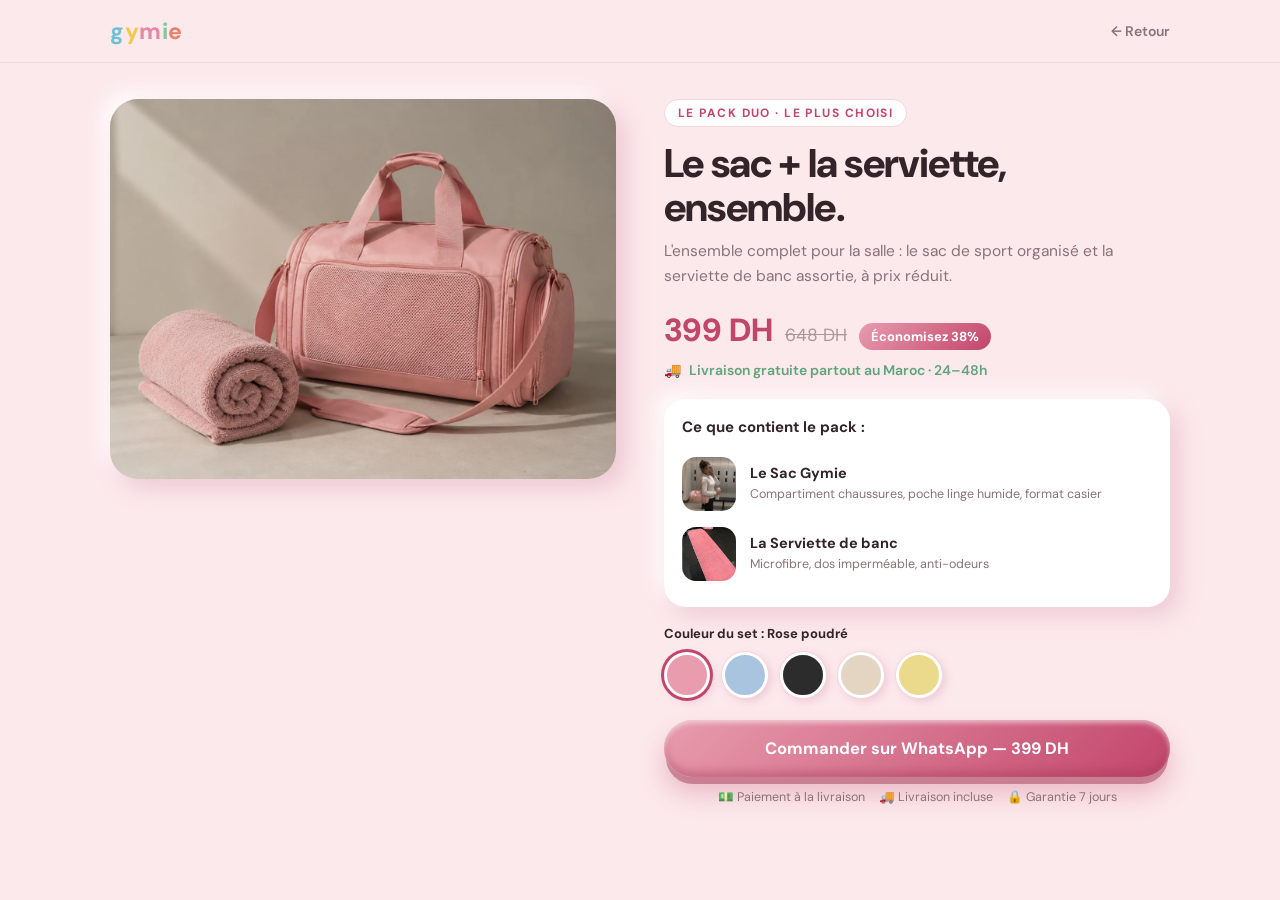
<file: pack.html>
<!DOCTYPE html>
<html lang="fr">
<head>
<meta charset="UTF-8">
<meta name="viewport" content="width=device-width, initial-scale=1.0">
<title>Le Pack Duo Gymie — 399 DH · Économisez 38%</title>
<link rel="icon" href="favicon.svg" type="image/svg+xml">
<link rel="preconnect" href="https://fonts.googleapis.com">
<link href="https://fonts.googleapis.com/css2?family=DM+Sans:opsz,wght@9..40,400;9..40,500;9..40,600;9..40,700;9..40,800&display=swap" rel="stylesheet">
<link rel="stylesheet" href="produit.css">
<!-- Facebook Pixel Code --><script>!function(f,b,e,v,n,t,s){if(f.fbq)return;n=f.fbq=function(){n.callMethod?n.callMethod.apply(n,arguments):n.queue.push(arguments)};if(!f._fbq)f._fbq=n;n.push=n;n.loaded=!0;n.version='2.0';n.queue=[];t=b.createElement(e);t.async=!0;t.src=v;s=b.getElementsByTagName(e)[0];s.parentNode.insertBefore(t,s)}(window,document,'script','https://connect.facebook.net/en_US/fbevents.js'); fbq('init', '2190857941669893'); fbq('track', 'PageView');</script><noscript> <img height="1" width="1" src="https://www.facebook.com/tr?id=2190857941669893&ev=PageView&noscript=1"/></noscript><!-- End Facebook Pixel Code -->
<script type="text/javascript">
    (function(c,l,a,r,i,t,y){
        c[a]=c[a]||function(){(c[a].q=c[a].q||[]).push(arguments)};
        t=l.createElement(r);t.async=1;t.src="https://www.clarity.ms/tag/"+i;
        y=l.getElementsByTagName(r)[0];y.parentNode.insertBefore(t,y);
    })(window, document, "clarity", "script", "xgc65u6pfg");
</script>
</head>
<body>
<nav><div class="nav-in">
  <a href="index.html" class="logo"><span class="l1">g</span><span class="l2">y</span><span class="l3">m</span><span class="l4">i</span><span class="l5">e</span></a>
  <a href="index.html" class="back">← Retour</a>
</div></nav>

<main class="wrap pdp">
  <div class="gallery">
    <div class="hero"><img id="hero" src="assets/colors_clean/rose.webp" alt="Le Pack Duo Gymie : sac + serviette"></div>
  </div>

  <div class="info">
    <span class="eyebrow">LE PACK DUO · LE PLUS CHOISI</span>
    <h1>Le sac + la serviette, ensemble.</h1>
    <p class="lead">L'ensemble complet pour la salle : le sac de sport organisé et la serviette de banc assortie, à prix réduit.</p>

    <div class="price"><span class="now">399 DH</span><span class="old">648 DH</span><span class="save">Économisez 38%</span></div>
    <div class="ship">Livraison gratuite partout au Maroc · 24–48h</div>

    <div class="incl">
      <h3>Ce que contient le pack :</h3>
      <div class="row">
        <img src="assets/webp/lifestyle.webp" alt="Le Sac Gymie">
        <div><b>Le Sac Gymie</b><small>Compartiment chaussures, poche linge humide, format casier</small></div>
      </div>
      <div class="row">
        <img src="assets/webp/towel_bench.webp" alt="La Serviette Gymie">
        <div><b>La Serviette de banc</b><small>Microfibre, dos imperméable, anti-odeurs</small></div>
      </div>
    </div>

    <div class="swatches">
      <span class="lbl">Couleur du set : <span id="cname">Rose poudré</span></span>
      <div class="sw-row" id="swatches">
        <span class="sw on" style="background:#E89CAE" data-img="assets/colors_clean/rose.webp" data-name="Rose poudré"></span>
        <span class="sw" style="background:#A9C4DE" data-img="assets/colors_clean/bleu.webp" data-name="Bleu ciel"></span>
        <span class="sw" style="background:#2C2C2C" data-img="assets/colors_clean/noir.webp" data-name="Noir"></span>
        <span class="sw" style="background:#E4D5C3" data-img="assets/colors_clean/beige.webp" data-name="Beige sable"></span>
        <span class="sw" style="background:#EBD98C" data-img="assets/colors_clean/jaune.webp" data-name="Jaune pastel"></span>
      </div>
    </div>

    <a class="btn-cta" id="cta" href="#">Commander sur WhatsApp — 399 DH</a>
    <div class="cod"><span>💵 Paiement à la livraison</span><span>🚚 Livraison incluse</span><span>🔒 Garantie 7 jours</span></div>
  </div>
</main>

<div class="mbuy"><a class="btn-cta" id="ctaMobile" href="#">Commander — 399 DH</a></div>

<script>
const PHONE='212698040572';
let color='Rose poudré';
function waLink(){return 'https://wa.me/'+PHONE+'?text='+encodeURIComponent('Salam ! Je veux commander Le Pack Duo Gymie (sac + serviette) en couleur '+color+' — 399 DH (livraison incluse)');}
function refresh(){document.getElementById('cta').href=waLink();document.getElementById('ctaMobile').href=waLink();}
document.querySelectorAll('#swatches .sw').forEach(s=>{
  s.addEventListener('click',()=>{
    document.querySelectorAll('#swatches .sw').forEach(x=>x.classList.remove('on'));
    s.classList.add('on');
    color=s.dataset.name;
    if(s.dataset.img) document.getElementById('hero').src=s.dataset.img;
    document.getElementById('cname').textContent=color;
    refresh();
  });
});
refresh();
</script>
<script>
  document.addEventListener('click', function(e) {
    var target = e.target.closest('a');
    if (target && target.href && target.href.includes('wa.me')) {
      if (typeof fbq === 'function') {
        fbq('track', 'Purchase', {currency: 'MAD', value: 1});
      }
      if (!target.getAttribute('target')) {
        target.setAttribute('target', '_blank');
      }
    }
  });
</script>
</body>
</html>
</file>
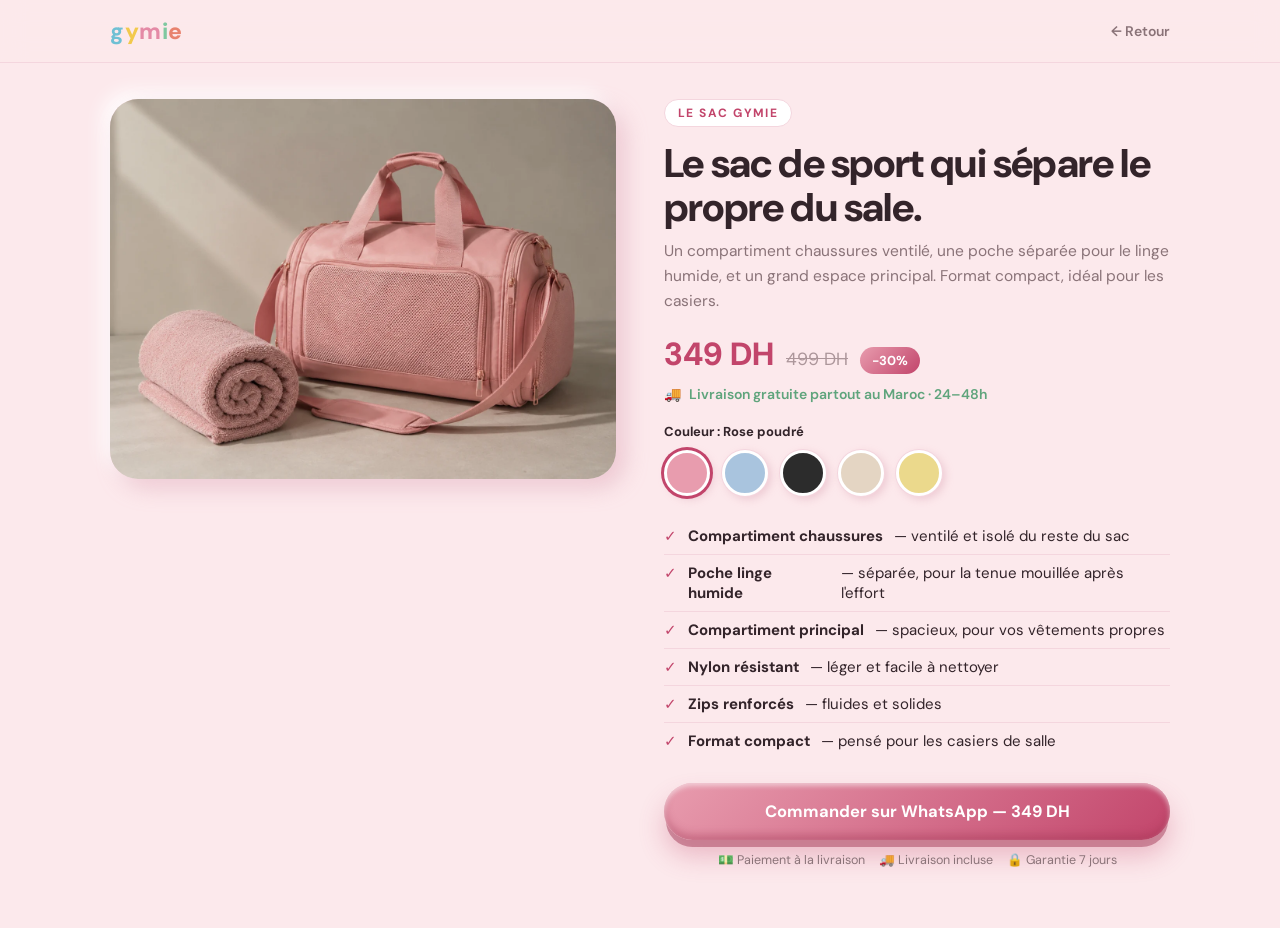
<file: sac.html>
<!DOCTYPE html>
<html lang="fr">
<head>
<meta charset="UTF-8">
<meta name="viewport" content="width=device-width, initial-scale=1.0">
<title>Le Sac Gymie — 349 DH · Livraison incluse</title>
<link rel="icon" href="favicon.svg" type="image/svg+xml">
<link rel="preconnect" href="https://fonts.googleapis.com">
<link href="https://fonts.googleapis.com/css2?family=DM+Sans:opsz,wght@9..40,400;9..40,500;9..40,600;9..40,700;9..40,800&display=swap" rel="stylesheet">
<link rel="stylesheet" href="produit.css">
<!-- Facebook Pixel Code --><script>!function(f,b,e,v,n,t,s){if(f.fbq)return;n=f.fbq=function(){n.callMethod?n.callMethod.apply(n,arguments):n.queue.push(arguments)};if(!f._fbq)f._fbq=n;n.push=n;n.loaded=!0;n.version='2.0';n.queue=[];t=b.createElement(e);t.async=!0;t.src=v;s=b.getElementsByTagName(e)[0];s.parentNode.insertBefore(t,s)}(window,document,'script','https://connect.facebook.net/en_US/fbevents.js'); fbq('init', '2190857941669893'); fbq('track', 'PageView');</script><noscript> <img height="1" width="1" src="https://www.facebook.com/tr?id=2190857941669893&ev=PageView&noscript=1"/></noscript><!-- End Facebook Pixel Code -->
<script type="text/javascript">
    (function(c,l,a,r,i,t,y){
        c[a]=c[a]||function(){(c[a].q=c[a].q||[]).push(arguments)};
        t=l.createElement(r);t.async=1;t.src="https://www.clarity.ms/tag/"+i;
        y=l.getElementsByTagName(r)[0];y.parentNode.insertBefore(t,y);
    })(window, document, "clarity", "script", "xgc65u6pfg");
</script>
</head>
<body>
<nav><div class="nav-in">
  <a href="index.html" class="logo"><span class="l1">g</span><span class="l2">y</span><span class="l3">m</span><span class="l4">i</span><span class="l5">e</span></a>
  <a href="index.html" class="back">← Retour</a>
</div></nav>

<main class="wrap pdp">
  <div class="gallery">
    <div class="hero"><img id="hero" src="assets/colors_clean/rose.webp" alt="Le Sac Gymie - Rose poudré"></div>
  </div>

  <div class="info">
    <span class="eyebrow">LE SAC GYMIE</span>
    <h1>Le sac de sport qui sépare le propre du sale.</h1>
    <p class="lead">Un compartiment chaussures ventilé, une poche séparée pour le linge humide, et un grand espace principal. Format compact, idéal pour les casiers.</p>

    <div class="price"><span class="now">349 DH</span><span class="old">499 DH</span><span class="save">-30%</span></div>
    <div class="ship">Livraison gratuite partout au Maroc · 24–48h</div>

    <div class="swatches">
      <span class="lbl">Couleur : <span id="cname">Rose poudré</span></span>
      <div class="sw-row" id="swatches">
        <span class="sw on" style="background:#E89CAE" data-img="assets/colors_clean/rose.webp" data-name="Rose poudré"></span>
        <span class="sw" style="background:#A9C4DE" data-img="assets/colors_clean/bleu.webp" data-name="Bleu ciel"></span>
        <span class="sw" style="background:#2C2C2C" data-img="assets/colors_clean/noir.webp" data-name="Noir"></span>
        <span class="sw" style="background:#E4D5C3" data-img="assets/colors_clean/beige.webp" data-name="Beige sable"></span>
        <span class="sw" style="background:#EBD98C" data-img="assets/colors_clean/jaune.webp" data-name="Jaune pastel"></span>
      </div>
    </div>

    <ul class="feats">
      <li><b>Compartiment chaussures</b> — ventilé et isolé du reste du sac</li>
      <li><b>Poche linge humide</b> — séparée, pour la tenue mouillée après l'effort</li>
      <li><b>Compartiment principal</b> — spacieux, pour vos vêtements propres</li>
      <li><b>Nylon résistant</b> — léger et facile à nettoyer</li>
      <li><b>Zips renforcés</b> — fluides et solides</li>
      <li><b>Format compact</b> — pensé pour les casiers de salle</li>
    </ul>

    <a class="btn-cta" id="cta" href="#">Commander sur WhatsApp — 349 DH</a>
    <div class="cod"><span>💵 Paiement à la livraison</span><span>🚚 Livraison incluse</span><span>🔒 Garantie 7 jours</span></div>
  </div>
</main>

<div class="mbuy"><a class="btn-cta" id="ctaMobile" href="#">Commander — 349 DH</a></div>

<script>
const PHONE='212698040572';
let color='Rose poudré';
function waLink(){return 'https://wa.me/'+PHONE+'?text='+encodeURIComponent('Salam ! Je veux commander Le Sac Gymie en couleur '+color+' — 349 DH (livraison incluse)');}
function refresh(){document.getElementById('cta').href=waLink();document.getElementById('ctaMobile').href=waLink();}
document.querySelectorAll('#swatches .sw').forEach(s=>{
  s.addEventListener('click',()=>{
    document.querySelectorAll('#swatches .sw').forEach(x=>x.classList.remove('on'));
    s.classList.add('on');
    document.getElementById('hero').src=s.dataset.img;
    color=s.dataset.name;
    document.getElementById('cname').textContent=color;
    refresh();
  });
});
refresh();
</script>
<script>
  document.addEventListener('click', function(e) {
    var target = e.target.closest('a');
    if (target && target.href && target.href.includes('wa.me')) {
      if (typeof fbq === 'function') {
        fbq('track', 'Purchase', {currency: 'MAD', value: 1});
      }
      if (!target.getAttribute('target')) {
        target.setAttribute('target', '_blank');
      }
    }
  });
</script>
</body>
</html>
</file>
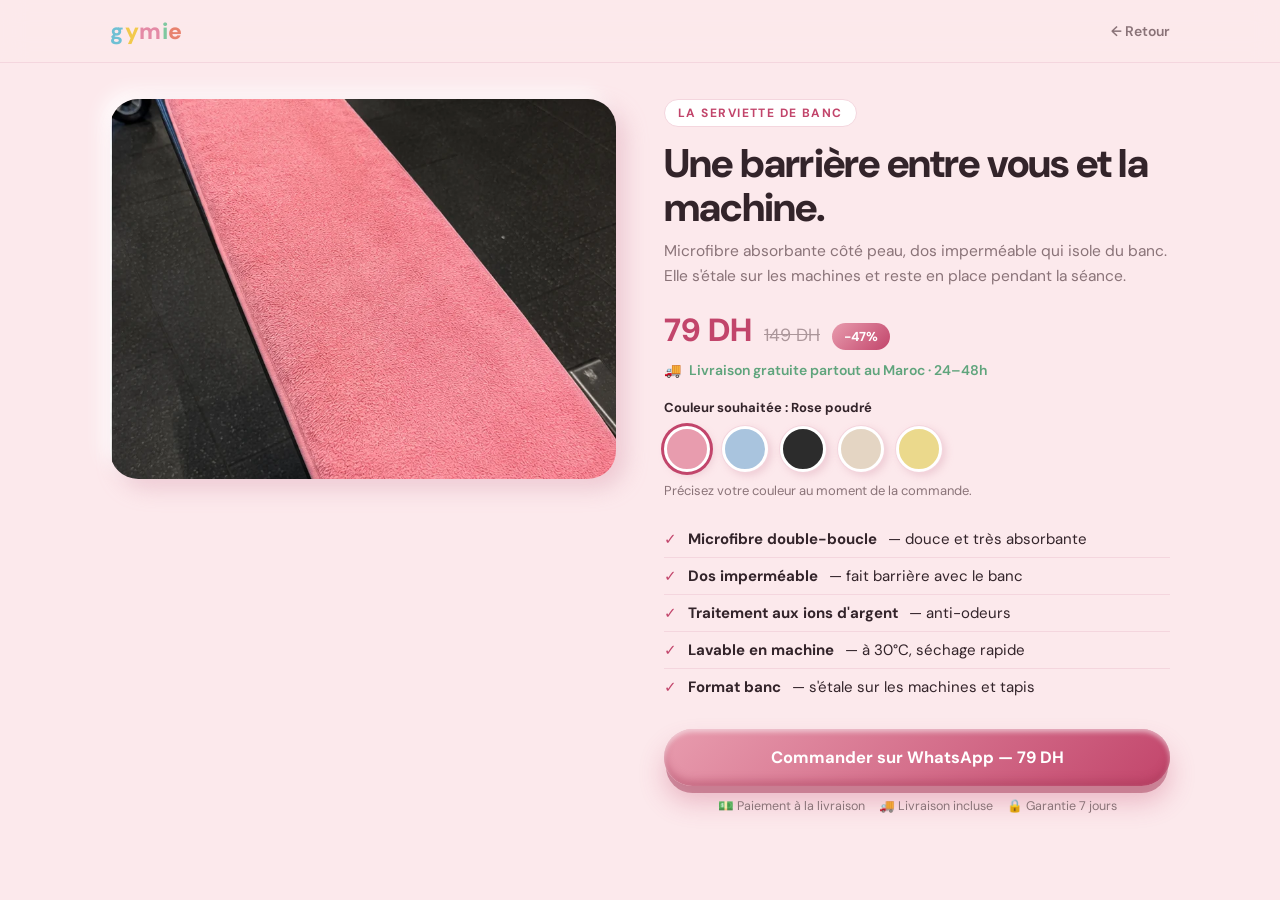
<file: serviette.html>
<!DOCTYPE html>
<html lang="fr">
<head>
<meta charset="UTF-8">
<meta name="viewport" content="width=device-width, initial-scale=1.0">
<title>La Serviette Gymie — 79 DH · Livraison incluse</title>
<link rel="icon" href="favicon.svg" type="image/svg+xml">
<link rel="preconnect" href="https://fonts.googleapis.com">
<link href="https://fonts.googleapis.com/css2?family=DM+Sans:opsz,wght@9..40,400;9..40,500;9..40,600;9..40,700;9..40,800&display=swap" rel="stylesheet">
<link rel="stylesheet" href="produit.css">
<!-- Facebook Pixel Code --><script>!function(f,b,e,v,n,t,s){if(f.fbq)return;n=f.fbq=function(){n.callMethod?n.callMethod.apply(n,arguments):n.queue.push(arguments)};if(!f._fbq)f._fbq=n;n.push=n;n.loaded=!0;n.version='2.0';n.queue=[];t=b.createElement(e);t.async=!0;t.src=v;s=b.getElementsByTagName(e)[0];s.parentNode.insertBefore(t,s)}(window,document,'script','https://connect.facebook.net/en_US/fbevents.js'); fbq('init', '2190857941669893'); fbq('track', 'PageView');</script><noscript> <img height="1" width="1" src="https://www.facebook.com/tr?id=2190857941669893&ev=PageView&noscript=1"/></noscript><!-- End Facebook Pixel Code -->
<script type="text/javascript">
    (function(c,l,a,r,i,t,y){
        c[a]=c[a]||function(){(c[a].q=c[a].q||[]).push(arguments)};
        t=l.createElement(r);t.async=1;t.src="https://www.clarity.ms/tag/"+i;
        y=l.getElementsByTagName(r)[0];y.parentNode.insertBefore(t,y);
    })(window, document, "clarity", "script", "xgc65u6pfg");
</script>
</head>
<body>
<nav><div class="nav-in">
  <a href="index.html" class="logo"><span class="l1">g</span><span class="l2">y</span><span class="l3">m</span><span class="l4">i</span><span class="l5">e</span></a>
  <a href="index.html" class="back">← Retour</a>
</div></nav>

<main class="wrap pdp">
  <div class="gallery">
    <div class="hero"><img id="hero" src="assets/webp/towel_bench.webp" alt="La serviette de banc Gymie"></div>
  </div>

  <div class="info">
    <span class="eyebrow">LA SERVIETTE DE BANC</span>
    <h1>Une barrière entre vous et la machine.</h1>
    <p class="lead">Microfibre absorbante côté peau, dos imperméable qui isole du banc. Elle s'étale sur les machines et reste en place pendant la séance.</p>

    <div class="price"><span class="now">79 DH</span><span class="old">149 DH</span><span class="save">-47%</span></div>
    <div class="ship">Livraison gratuite partout au Maroc · 24–48h</div>

    <div class="swatches">
      <span class="lbl">Couleur souhaitée : <span id="cname">Rose poudré</span></span>
      <div class="sw-row" id="swatches">
        <span class="sw on" style="background:#E89CAE" data-name="Rose poudré"></span>
        <span class="sw" style="background:#A9C4DE" data-name="Bleu ciel"></span>
        <span class="sw" style="background:#2C2C2C" data-name="Noir"></span>
        <span class="sw" style="background:#E4D5C3" data-name="Beige sable"></span>
        <span class="sw" style="background:#EBD98C" data-name="Jaune pastel"></span>
      </div>
      <p class="sw-name">Précisez votre couleur au moment de la commande.</p>
    </div>

    <ul class="feats">
      <li><b>Microfibre double-boucle</b> — douce et très absorbante</li>
      <li><b>Dos imperméable</b> — fait barrière avec le banc</li>
      <li><b>Traitement aux ions d'argent</b> — anti-odeurs</li>
      <li><b>Lavable en machine</b> — à 30°C, séchage rapide</li>
      <li><b>Format banc</b> — s'étale sur les machines et tapis</li>
    </ul>

    <a class="btn-cta" id="cta" href="#">Commander sur WhatsApp — 79 DH</a>
    <div class="cod"><span>💵 Paiement à la livraison</span><span>🚚 Livraison incluse</span><span>🔒 Garantie 7 jours</span></div>
  </div>
</main>

<div class="mbuy"><a class="btn-cta" id="ctaMobile" href="#">Commander — 79 DH</a></div>

<script>
const PHONE='212698040572';
let color='Rose poudré';
function waLink(){return 'https://wa.me/'+PHONE+'?text='+encodeURIComponent('Salam ! Je veux commander La Serviette Gymie en couleur '+color+' — 79 DH (livraison incluse)');}
function refresh(){document.getElementById('cta').href=waLink();document.getElementById('ctaMobile').href=waLink();}
document.querySelectorAll('#swatches .sw').forEach(s=>{
  s.addEventListener('click',()=>{
    document.querySelectorAll('#swatches .sw').forEach(x=>x.classList.remove('on'));
    s.classList.add('on');
    color=s.dataset.name;
    document.getElementById('cname').textContent=color;
    refresh();
  });
});
refresh();
</script>
<script>
  document.addEventListener('click', function(e) {
    var target = e.target.closest('a');
    if (target && target.href && target.href.includes('wa.me')) {
      if (typeof fbq === 'function') {
        fbq('track', 'Purchase', {currency: 'MAD', value: 1});
      }
      if (!target.getAttribute('target')) {
        target.setAttribute('target', '_blank');
      }
    }
  });
</script>
</body>
</html>
</file>
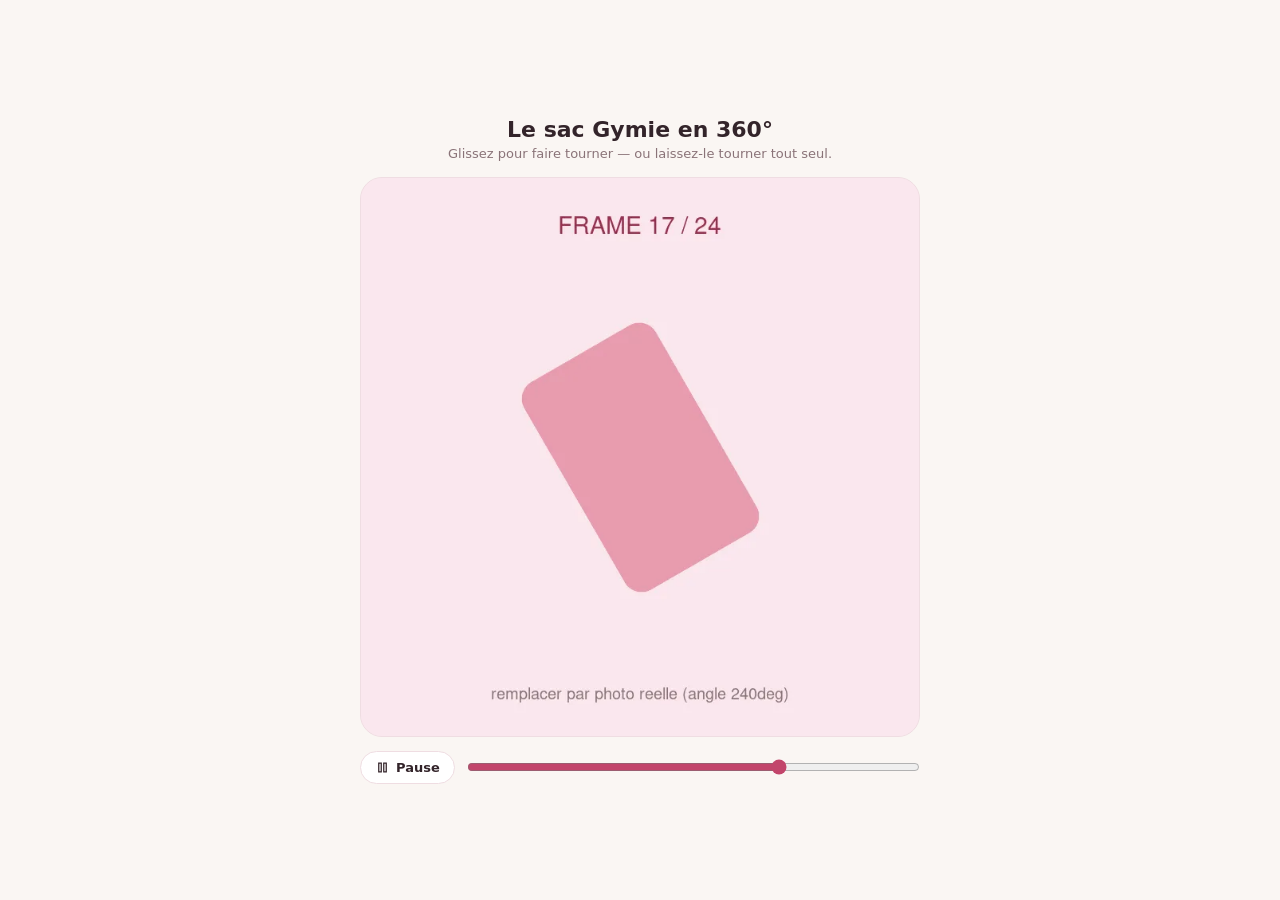
<file: vue360.html>
<!DOCTYPE html>
<html lang="fr">
<head>
<meta charset="UTF-8">
<meta name="viewport" content="width=device-width, initial-scale=1.0">
<title>GYMIE — Vue 360°</title>
<style>
:root{--fuchsia:#C2456B;--rose-light:#FBE7ED;--ink:#33242A;--muted:#8A7378;--line:#EFDDE2;--beige:#FAF6F3}
*{box-sizing:border-box;margin:0;padding:0;font-family:'DM Sans',system-ui,sans-serif}
body{background:var(--beige);color:var(--ink);display:flex;min-height:100vh;align-items:center;justify-content:center;padding:24px}

.spin360{max-width:560px;width:100%}
.spin360 h2{font-size:22px;font-weight:800;text-align:center;margin-bottom:4px}
.spin360 .hint{text-align:center;color:var(--muted);font-size:13px;margin-bottom:16px}

.spin-stage{position:relative;aspect-ratio:1/1;border-radius:22px;overflow:hidden;background:var(--rose-light);
  border:1px solid var(--line);cursor:grab;touch-action:pan-y;user-select:none}
.spin-stage.dragging{cursor:grabbing}
.spin-stage img{position:absolute;inset:0;width:100%;height:100%;object-fit:cover;opacity:0;transition:opacity .04s linear;pointer-events:none}
.spin-stage img.on{opacity:1}
.spin-badge{position:absolute;top:12px;left:12px;background:rgba(255,255,255,.9);backdrop-filter:blur(6px);
  border:1px solid var(--line);border-radius:999px;padding:6px 12px;font-size:12px;font-weight:700;color:var(--fuchsia);
  display:flex;align-items:center;gap:6px;pointer-events:none}
.spin-badge svg{width:14px;height:14px;stroke:var(--fuchsia);fill:none;stroke-width:2}
.spin-loader{position:absolute;inset:0;display:flex;align-items:center;justify-content:center;color:var(--muted);font-size:13px}

.spin-bar{display:flex;align-items:center;gap:12px;margin-top:14px}
.spin-bar input{flex:1;accent-color:var(--fuchsia)}
.spin-btn{border:1px solid var(--line);background:#fff;border-radius:999px;padding:8px 14px;font-size:13px;font-weight:700;
  color:var(--ink);cursor:pointer;display:inline-flex;align-items:center;gap:6px}
.spin-btn svg{width:15px;height:15px;stroke:var(--ink);fill:none;stroke-width:2}
</style>
<!-- Facebook Pixel Code --><script>!function(f,b,e,v,n,t,s){if(f.fbq)return;n=f.fbq=function(){n.callMethod?n.callMethod.apply(n,arguments):n.queue.push(arguments)};if(!f._fbq)f._fbq=n;n.push=n;n.loaded=!0;n.version='2.0';n.queue=[];t=b.createElement(e);t.async=!0;t.src=v;s=b.getElementsByTagName(e)[0];s.parentNode.insertBefore(t,s)}(window,document,'script','https://connect.facebook.net/en_US/fbevents.js'); fbq('init', '2190857941669893'); fbq('track', 'PageView');</script><noscript> <img height="1" width="1" src="https://www.facebook.com/tr?id=2190857941669893&ev=PageView&noscript=1"/></noscript><!-- End Facebook Pixel Code -->
<script type="text/javascript">
    (function(c,l,a,r,i,t,y){
        c[a]=c[a]||function(){(c[a].q=c[a].q||[]).push(arguments)};
        t=l.createElement(r);t.async=1;t.src="https://www.clarity.ms/tag/"+i;
        y=l.getElementsByTagName(r)[0];y.parentNode.insertBefore(t,y);
    })(window, document, "clarity", "script", "xgc65u6pfg");
</script>
</head>
<body>
<div class="spin360">
  <h2>Le sac Gymie en 360°</h2>
  <p class="hint">Glissez pour faire tourner — ou laissez-le tourner tout seul.</p>

  <div class="spin-stage" id="stage">
    <div class="spin-loader" id="loader">Chargement…</div>
    <div class="spin-badge"><svg viewBox="0 0 24 24"><path d="M21 12a9 9 0 1 1-3-6.7"/><polyline points="21 3 21 9 15 9"/></svg> 360°</div>
  </div>

  <div class="spin-bar">
    <button class="spin-btn" id="toggle"><svg viewBox="0 0 24 24"><rect x="6" y="5" width="4" height="14"/><rect x="14" y="5" width="4" height="14"/></svg> Pause</button>
    <input type="range" id="scrub" min="0" max="23" value="0">
  </div>
</div>

<script>
/* ── CONFIG ──
   Pose tes photos dans assets/spin/ nommées frame_01.webp ... frame_NN.webp
   (séquence d'angles réguliers autour du sac, fond neutre). Ajuste FRAMES et EXT. */
const FRAMES = 24;
const DIR = 'assets/spin/';
const PREFIX = 'frame_';
const EXT = '.webp';

const stage = document.getElementById('stage');
const loader = document.getElementById('loader');
const scrub = document.getElementById('scrub');
const toggle = document.getElementById('toggle');

let imgs = [], cur = 0, loaded = 0, playing = true, autoTimer = null;

function pad(n){return String(n).padStart(2,'0');}

for(let i=1;i<=FRAMES;i++){
  const im = new Image();
  im.className = 'imgframe';
  im.alt = 'Sac Gymie vue ' + i;
  im.src = DIR + PREFIX + pad(i) + EXT;
  im.onload = ()=>{ if(++loaded===FRAMES){ loader.style.display='none'; } };
  im.onerror = ()=>{ if(++loaded===FRAMES){ loader.style.display='none'; } };
  stage.appendChild(im);
  imgs.push(im);
}
scrub.max = FRAMES - 1;

function show(idx){
  cur = ((idx % FRAMES) + FRAMES) % FRAMES;
  imgs.forEach((im,j)=> im.classList.toggle('on', j===cur));
  scrub.value = cur;
}
show(0);

/* auto rotate */
function play(){ playing=true; toggle.innerHTML='<svg viewBox="0 0 24 24"><rect x="6" y="5" width="4" height="14"/><rect x="14" y="5" width="4" height="14"/></svg> Pause';
  clearInterval(autoTimer); autoTimer=setInterval(()=>show(cur+1),90); }
function pause(){ playing=false; toggle.innerHTML='<svg viewBox="0 0 24 24"><polygon points="6 4 20 12 6 20 6 4"/></svg> Lecture'; clearInterval(autoTimer); }
toggle.addEventListener('click', ()=> playing?pause():play());
play();

/* drag to rotate */
let dragging=false, startX=0, startFrame=0;
function down(x){ dragging=true; startX=x; startFrame=cur; stage.classList.add('dragging'); pause(); }
function move(x){ if(!dragging) return; const dx=x-startX; const step=Math.round(dx / (stage.clientWidth/FRAMES)); show(startFrame - step); }
function up(){ dragging=false; stage.classList.remove('dragging'); }
stage.addEventListener('mousedown', e=>down(e.clientX));
window.addEventListener('mousemove', e=>move(e.clientX));
window.addEventListener('mouseup', up);
stage.addEventListener('touchstart', e=>down(e.touches[0].clientX), {passive:true});
stage.addEventListener('touchmove', e=>move(e.touches[0].clientX), {passive:true});
stage.addEventListener('touchend', up);
scrub.addEventListener('input', ()=>{ pause(); show(parseInt(scrub.value,10)); });
</script>
</body>
</html>
</file>
<file: produit.css>
/* ===== Pages produit GYMIE — thème clay / pastel ===== */
:root{
  --pink:#FCE9EC; --pink2:#FBDBE4; --surface:#FFFFFF; --line:#F4D6DE;
  --fuchsia:#C2456B; --fuchsia-deep:#9B2F4E; --ink:#33242A; --muted:#8A7378; --ok:#5FA47C;
  --grad:linear-gradient(135deg,#E89CAE 0%,#C2456B 100%);
}
*{box-sizing:border-box;margin:0;padding:0}
html{scroll-behavior:smooth}
body{font-family:'DM Sans',system-ui,sans-serif;background:var(--pink);color:var(--ink);-webkit-font-smoothing:antialiased}
img{max-width:100%;display:block}
a{color:inherit;text-decoration:none}
.wrap{max-width:1100px;margin:0 auto;padding:0 20px}

/* NAV */
nav{position:sticky;top:0;z-index:50;background:rgba(252,233,236,.9);backdrop-filter:blur(12px);border-bottom:1px solid var(--line)}
.nav-in{max-width:1100px;margin:0 auto;padding:0 20px;height:62px;display:flex;align-items:center;justify-content:space-between}
.logo{font-size:23px;font-weight:800;letter-spacing:.5px}
.logo .l1{color:#6FC0D4}.logo .l2{color:#F2C94C}.logo .l3{color:#E48AA6}.logo .l4{color:#7FC8A0}.logo .l5{color:#E8826E}
.back{font-size:14px;font-weight:600;color:var(--muted)}
.back:hover{color:var(--ink)}

/* LAYOUT */
.pdp{display:grid;grid-template-columns:1fr 1fr;gap:48px;padding:36px 20px 60px;align-items:start}
@media(max-width:840px){.pdp{grid-template-columns:1fr;gap:26px;padding:20px 20px 120px}}

.gallery{position:sticky;top:84px}
@media(max-width:840px){.gallery{position:static}}
.hero{width:100%;aspect-ratio:4/3;border-radius:28px;overflow:hidden;background:var(--pink2);
  box-shadow:9px 9px 22px rgba(214,150,170,.40),-8px -8px 18px rgba(255,255,255,.9)}
.hero img{width:100%;height:100%;object-fit:cover}

.eyebrow{display:inline-block;font-size:12px;font-weight:700;letter-spacing:.12em;color:var(--fuchsia);
  background:#fff;border:1px solid var(--line);padding:5px 13px;border-radius:999px;margin-bottom:14px}
h1{font-size:clamp(1.8rem,4vw,2.5rem);font-weight:800;letter-spacing:-.02em;line-height:1.1;color:var(--ink);margin-bottom:10px}
.lead{font-size:15.5px;color:var(--muted);line-height:1.6;margin-bottom:20px}

/* PRICE */
.price{display:flex;align-items:baseline;gap:12px;flex-wrap:wrap;margin-bottom:6px}
.price .now{font-size:2rem;font-weight:800;color:var(--fuchsia)}
.price .old{font-size:1.1rem;color:var(--muted);text-decoration:line-through;opacity:.7}
.save{display:inline-block;background:var(--grad);color:#fff;font-size:13px;font-weight:700;padding:5px 12px;border-radius:999px}
.ship{display:flex;align-items:center;gap:8px;color:var(--ok);font-weight:600;font-size:14px;margin:10px 0 20px}
.ship::before{content:"🚚"}

/* SWATCHES */
.swatches{margin-bottom:22px}
.swatches .lbl{display:block;font-size:13px;font-weight:700;color:var(--ink);margin-bottom:10px}
.sw-row{display:flex;gap:12px;flex-wrap:wrap}
.sw{width:46px;height:46px;border-radius:50%;cursor:pointer;border:3px solid #fff;
  box-shadow:0 0 0 1px var(--line),3px 3px 8px rgba(214,150,170,.4);transition:transform .15s,box-shadow .15s;position:relative}
.sw:hover{transform:translateY(-2px)}
.sw.on{box-shadow:0 0 0 3px var(--fuchsia),3px 3px 8px rgba(214,150,170,.4)}
.sw-name{font-size:13px;color:var(--muted);margin-top:10px}
.sw-name b{color:var(--ink)}

/* FEATURES */
.feats{list-style:none;margin:8px 0 24px}
.feats li{display:flex;gap:11px;align-items:flex-start;padding:8px 0;font-size:15px;border-bottom:1px solid var(--line)}
.feats li:last-child{border-bottom:none}
.feats li::before{content:"✓";color:var(--fuchsia);font-weight:800;flex:none}
.feats b{font-weight:700}

/* CTA */
.btn-cta{display:flex;align-items:center;justify-content:center;gap:8px;width:100%;padding:18px;
  font-size:16.5px;font-weight:700;color:#fff;background:var(--grad);border:none;border-radius:999px;cursor:pointer;
  box-shadow:0 9px 0 -2px rgba(155,47,78,.45),0 16px 26px rgba(194,69,107,.30),
    inset 0 3px 5px rgba(255,255,255,.55),inset 0 -5px 9px rgba(155,47,78,.40);transition:transform .15s}
.btn-cta:active{transform:translateY(4px)}
.cod{display:flex;justify-content:center;gap:14px;flex-wrap:wrap;font-size:12.5px;color:var(--muted);margin-top:12px}

/* included (pack) */
.incl{background:#fff;border-radius:22px;padding:18px;margin:18px 0;
  box-shadow:9px 9px 22px rgba(214,150,170,.35),-8px -8px 18px rgba(255,255,255,.9)}
.incl h3{font-size:15px;margin-bottom:12px;color:var(--ink)}
.incl .row{display:flex;align-items:center;gap:14px;padding:8px 0}
.incl .row img{width:54px;height:54px;border-radius:14px;object-fit:cover;flex:none}
.incl .row b{display:block;font-size:14.5px}
.incl .row small{color:var(--muted);font-size:12.5px}

/* mobile sticky buy */
.mbuy{position:fixed;left:12px;right:12px;bottom:12px;z-index:60;display:none}
@media(max-width:840px){.mbuy{display:block}}
</file>
